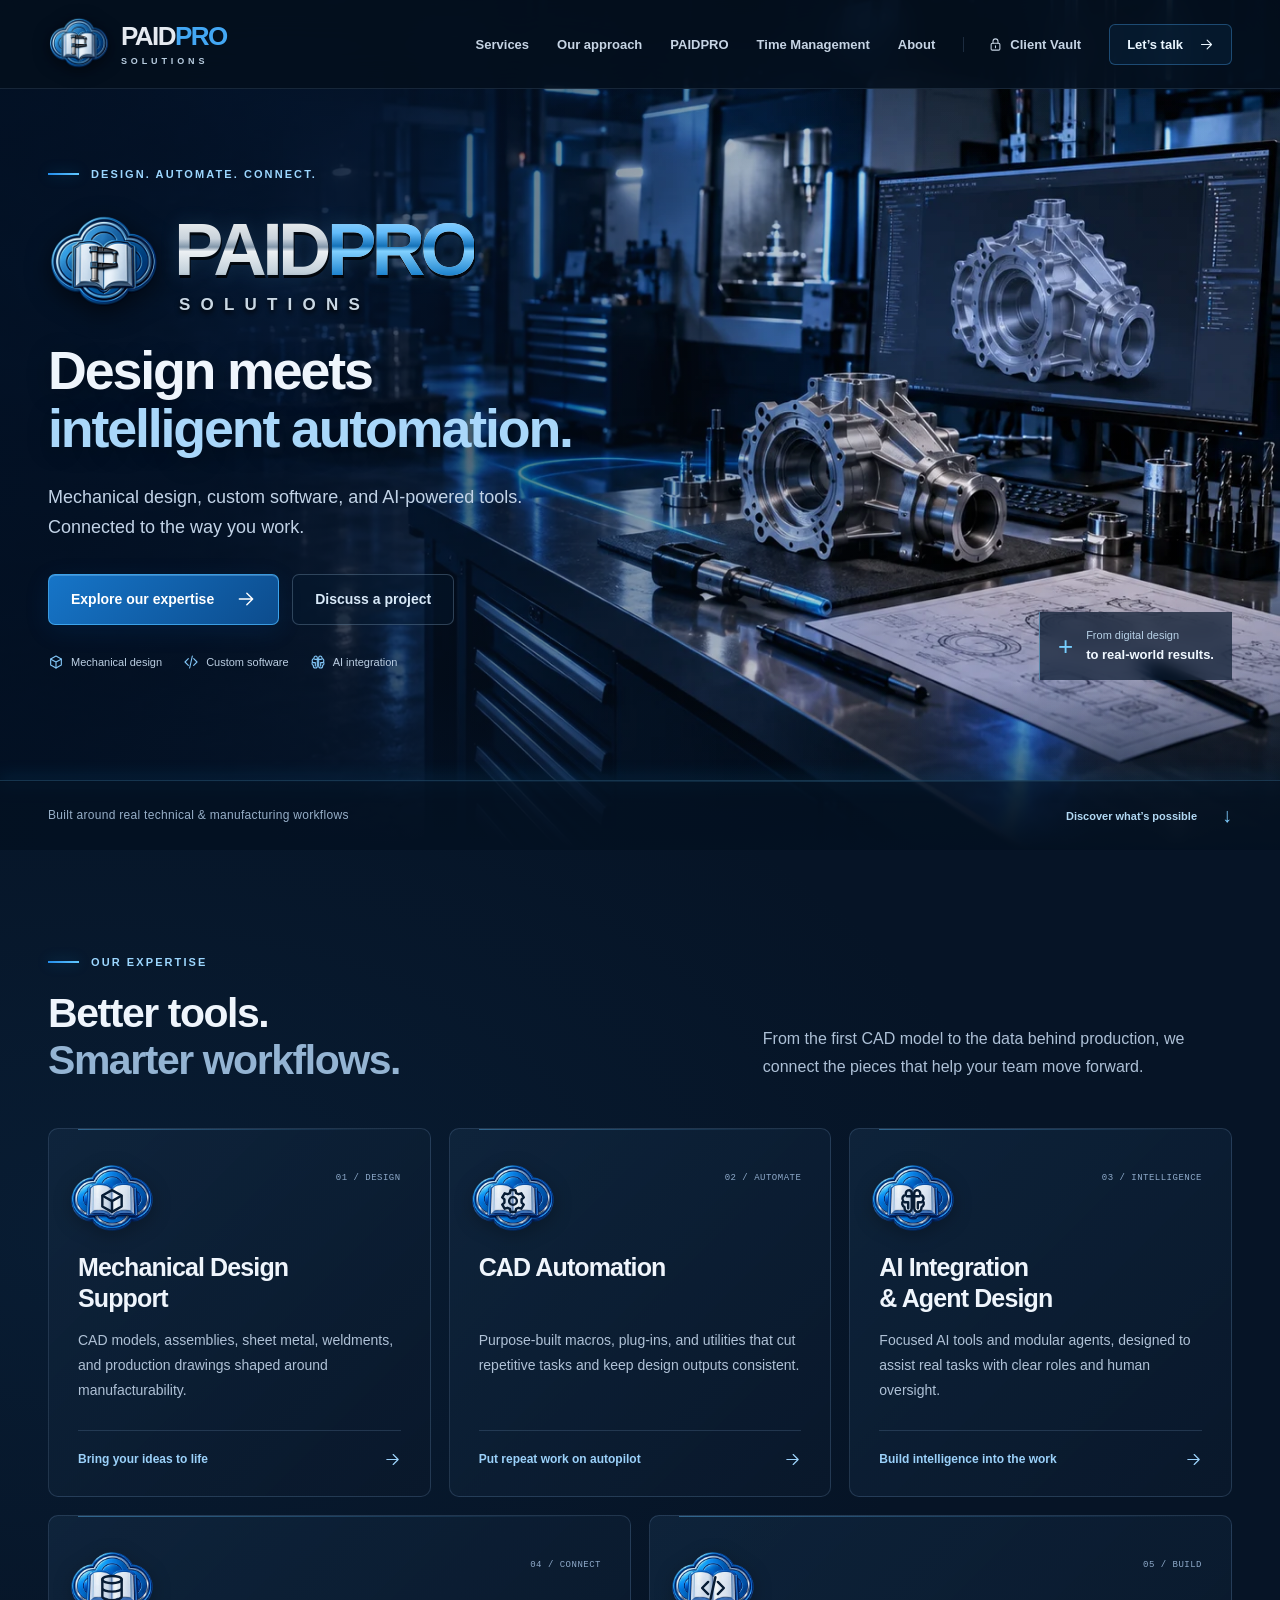
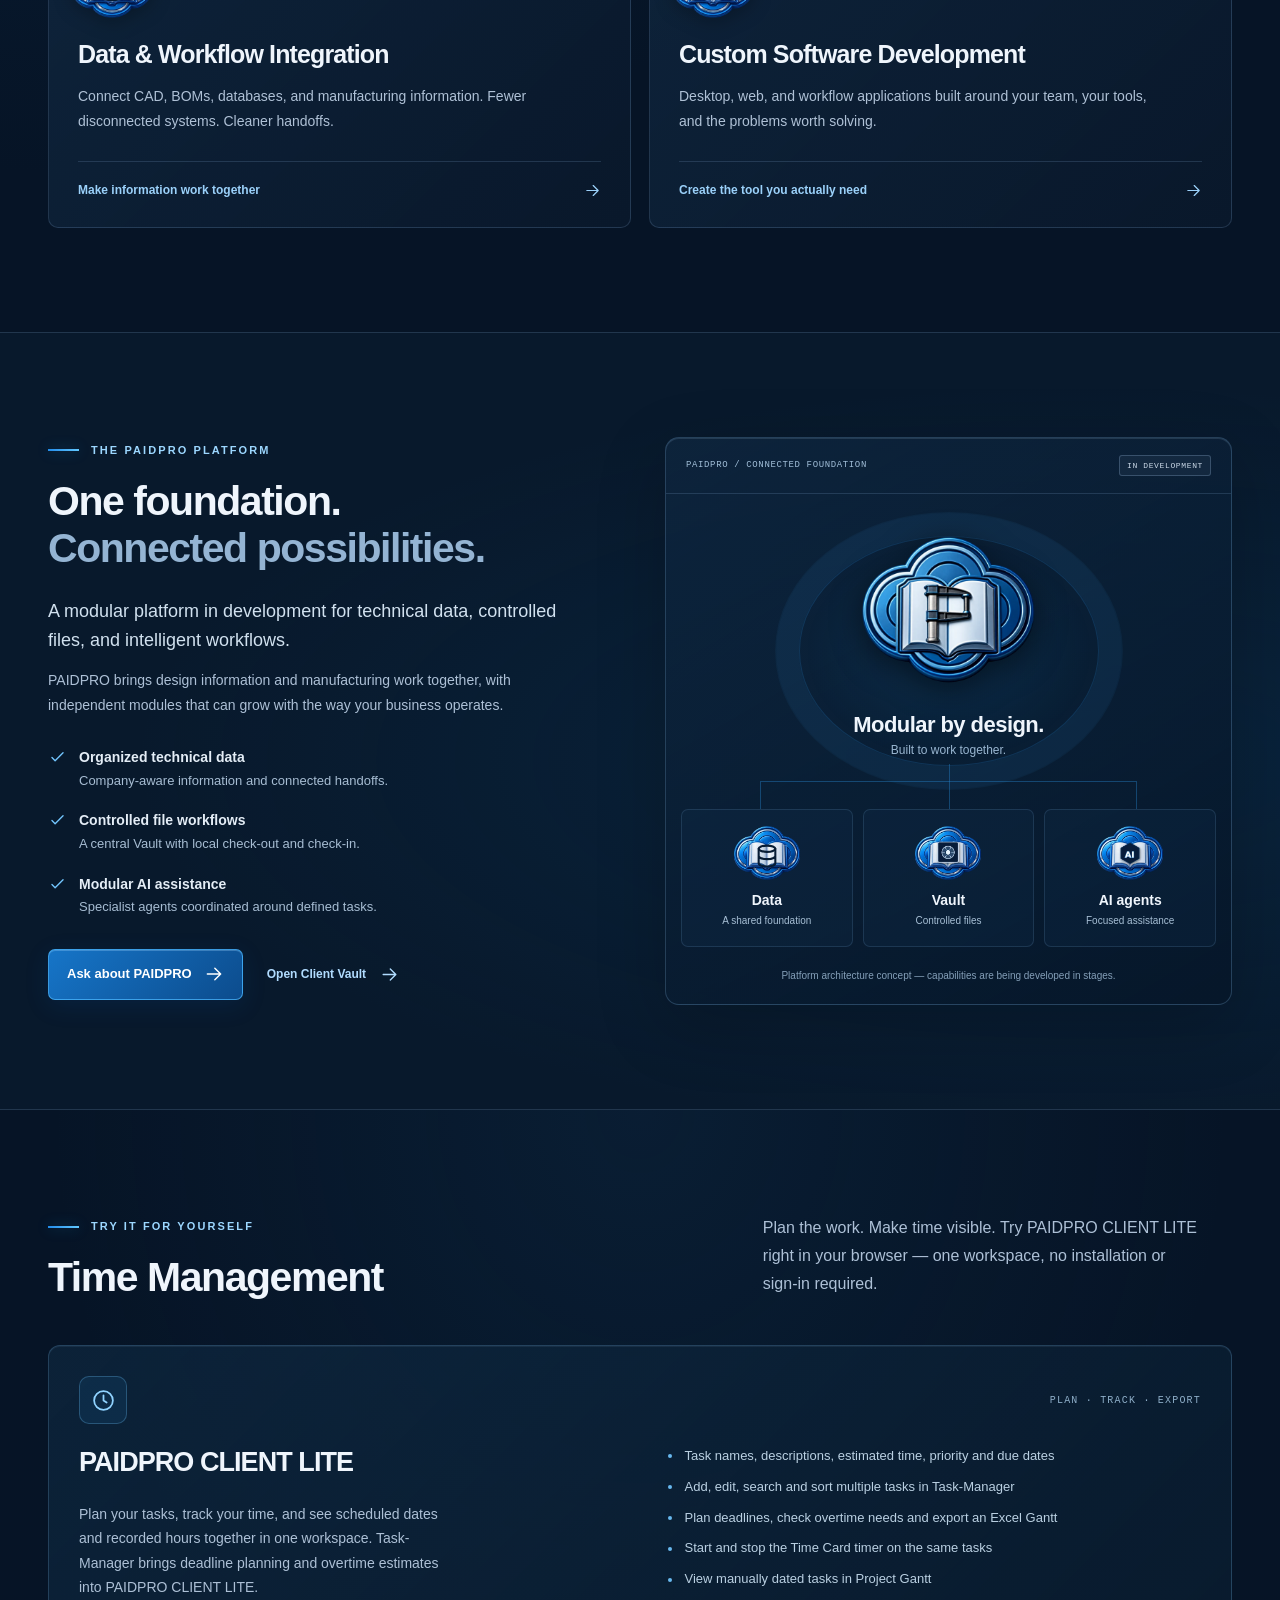
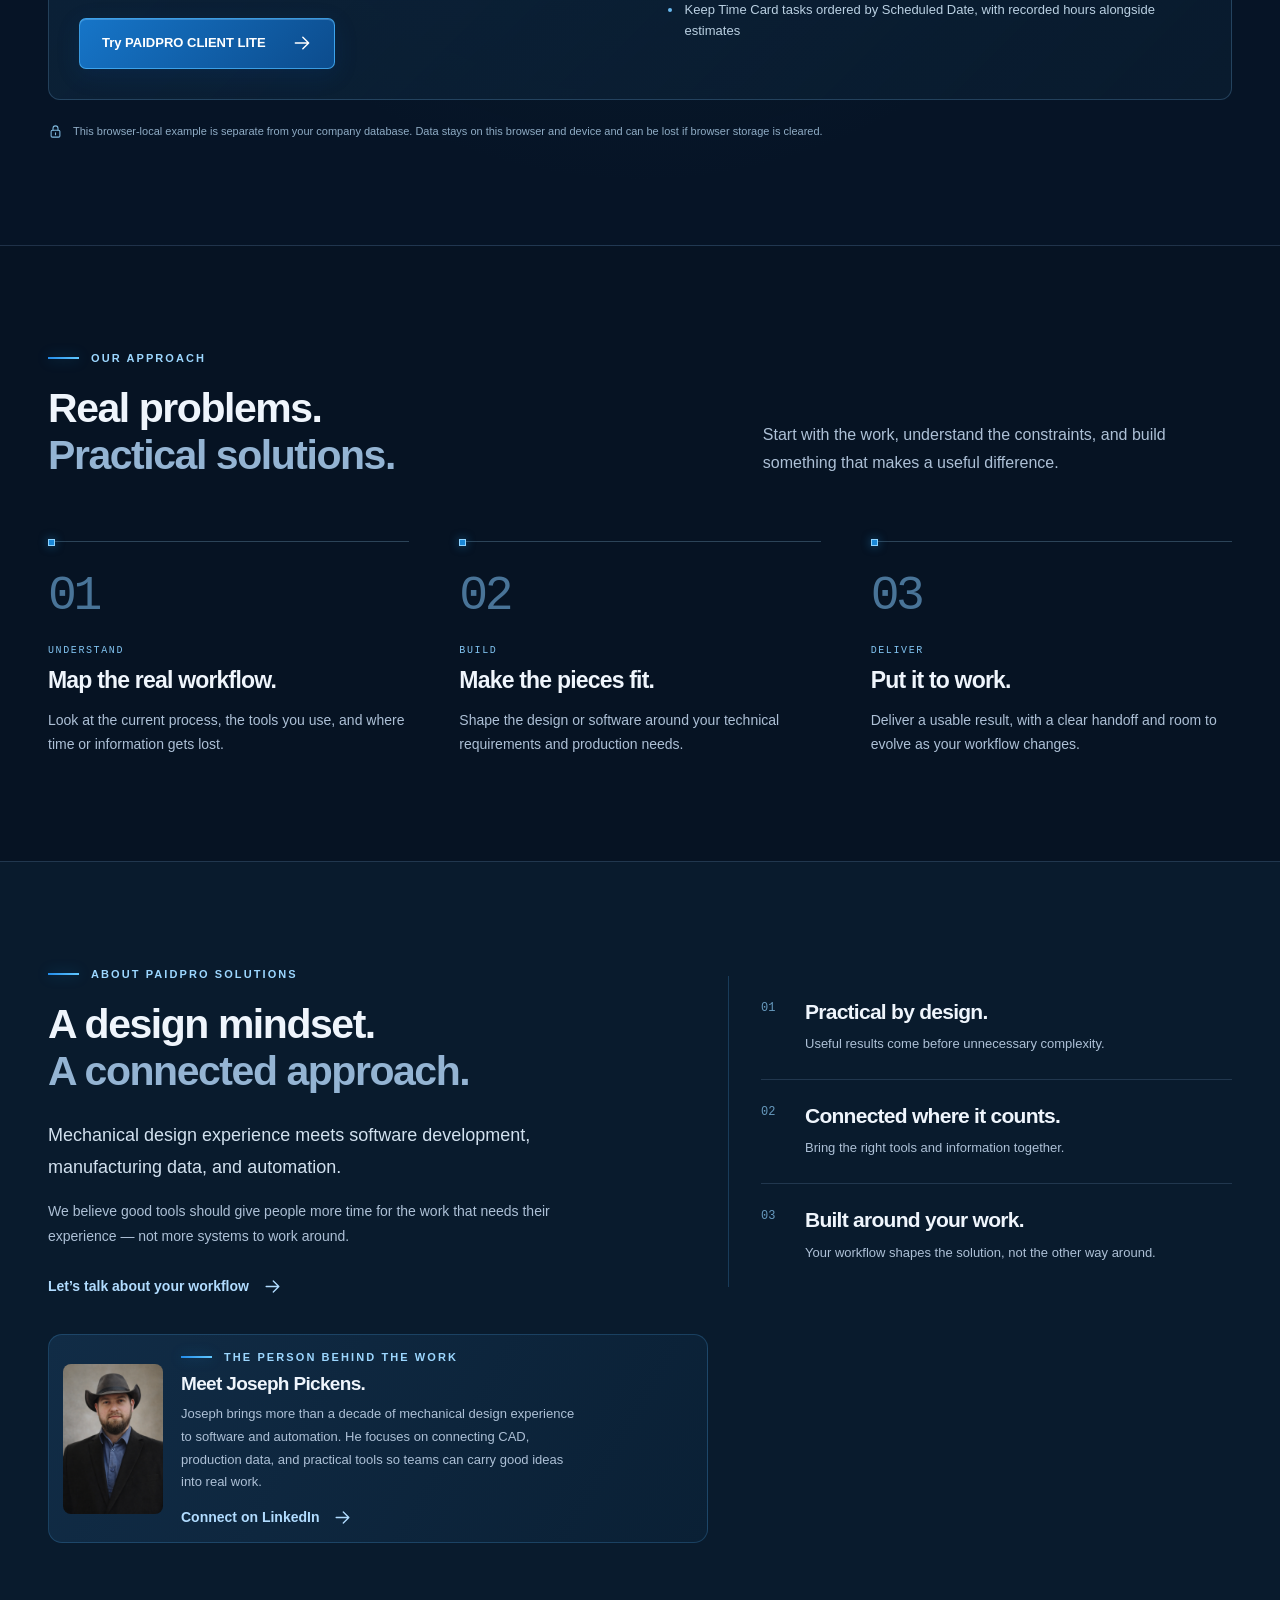
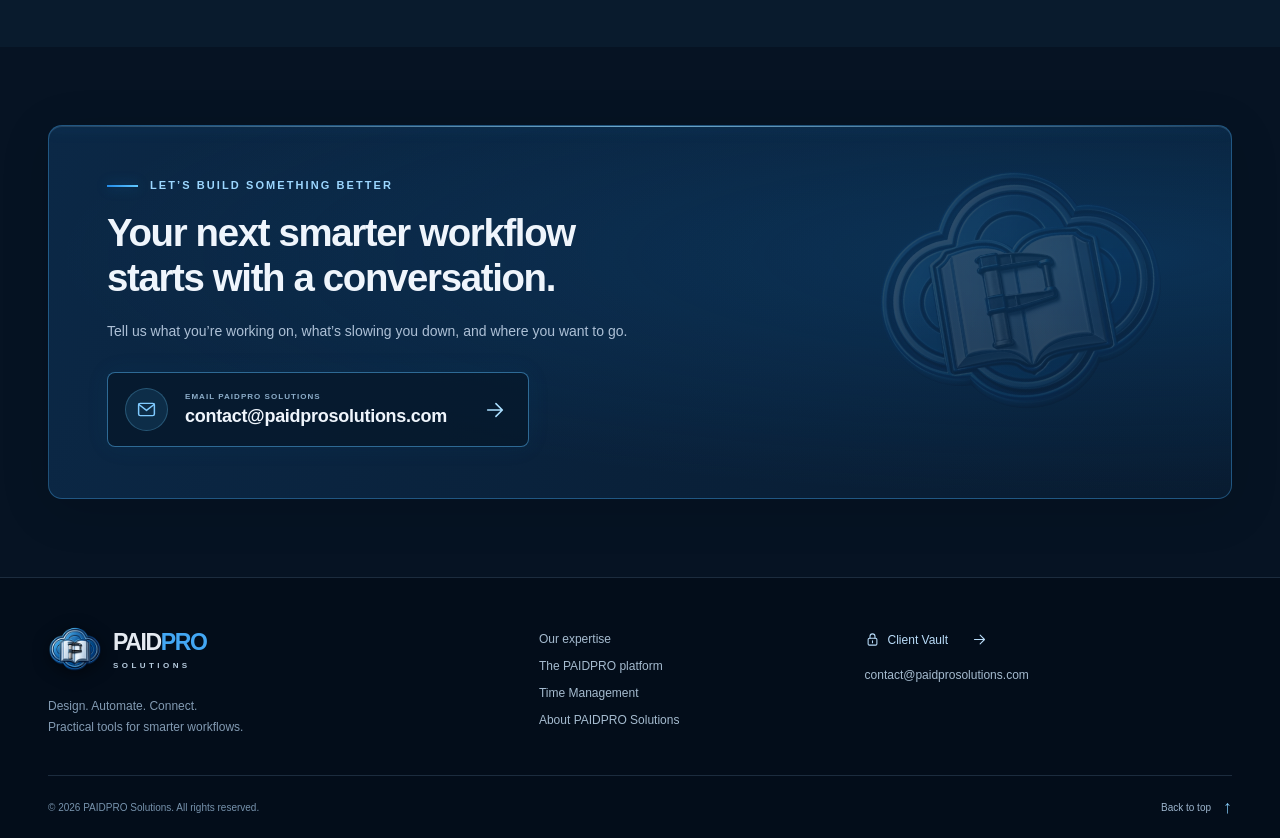
<file: index.html>
<!DOCTYPE html>
<html lang="en">
<head>
  <meta charset="UTF-8" />
  <meta name="viewport" content="width=device-width, initial-scale=1.0" />
  <meta name="description" content="PAIDPRO Solutions connects mechanical design support, CAD automation, AI integration, data workflows, and custom software. Practical tools for smarter manufacturing." />
  <meta name="theme-color" content="#061426" />
  <title>PAIDPRO Solutions | Design. Automate. Connect.</title>
  <link rel="icon" type="image/png" href="favicon.png" />
  <link rel="apple-touch-icon" href="apple-touch-icon.png" />
  <link rel="preload" href="images/industrial-workshop.webp" as="image" />
  <link rel="stylesheet" href="styles.css" />
  <noscript><style>@media (max-width: 1100px) { .site-header { position: relative; } .nav-wrap { flex-wrap: wrap; } .site-nav { position: static; display: flex; width: 100%; max-height: none; padding: 8px 0 20px; border: 0; box-shadow: none; } .menu-toggle { display: none; } .hero-inner { padding-top: 64px; } }</style></noscript>
</head>
<body>
  <svg class="icon-library" xmlns="http://www.w3.org/2000/svg" aria-hidden="true">
    <symbol id="icon-arrow" viewBox="0 0 24 24"><path d="M4 12h15M13 5l7 7-7 7" /></symbol>
    <symbol id="icon-cube" viewBox="0 0 24 24"><path d="m12 3 8 4.5v9L12 21l-8-4.5v-9L12 3Z" /><path d="m4.3 7.7 7.7 4.4 7.7-4.4M12 12v9" /></symbol>
    <symbol id="icon-gear" viewBox="0 0 24 24"><path d="m10 3-.6 2.5-2 .9-2.3-.8-2 3.4 1.8 1.7v2.6L3.1 15l2 3.4 2.3-.8 2 .9.6 2.5h4l.6-2.5 2-.9 2.3.8 2-3.4-1.8-1.7v-2.6l1.8-1.7-2-3.4-2.3.8-2-.9L14 3Z" /><circle cx="12" cy="12" r="3.2" /></symbol>
    <symbol id="icon-brain" viewBox="0 0 24 24"><path d="M9 3a3 3 0 0 0-3 3v1a3 3 0 0 0-2 5 3 3 0 0 0 1 5v1a3 3 0 0 0 6 0V6a3 3 0 0 0-2-3ZM15 3a3 3 0 0 1 3 3v1a3 3 0 0 1 2 5 3 3 0 0 1-1 5v1a3 3 0 0 1-6 0V6a3 3 0 0 1 2-3Z" /><path d="M7 8h4M5 13h3M8 13v5M17 8h-4M19 13h-3M16 13v5" /></symbol>
    <symbol id="icon-database" viewBox="0 0 24 24"><ellipse cx="12" cy="5" rx="8" ry="3" /><path d="M4 5v7c0 1.7 3.6 3 8 3s8-1.3 8-3V5M4 12v7c0 1.7 3.6 3 8 3s8-1.3 8-3v-7" /></symbol>
    <symbol id="icon-code" viewBox="0 0 24 24"><path d="m8 7-5 5 5 5M16 7l5 5-5 5M14 3l-4 18" /></symbol>
    <symbol id="icon-check" viewBox="0 0 24 24"><path d="m5 12 4 4L19 6" /></symbol>
    <symbol id="icon-tasks" viewBox="0 0 24 24"><rect x="4" y="3" width="16" height="19" rx="2" /><path d="m7 9 1.5 1.5L11 8M14 9h3M7 15h3M14 15h3" /></symbol>
    <symbol id="icon-clock" viewBox="0 0 24 24"><circle cx="12" cy="12" r="9" /><path d="M12 7v5l3 2" /></symbol>
    <symbol id="icon-lock" viewBox="0 0 24 24"><rect x="5" y="10" width="14" height="11" rx="2" /><path d="M8 10V7a4 4 0 0 1 8 0v3M12 14v3" /></symbol>
    <symbol id="icon-mail" viewBox="0 0 24 24"><rect x="3" y="5" width="18" height="14" rx="2" /><path d="m3 6 9 7 9-7" /></symbol>
    <symbol id="icon-menu" viewBox="0 0 24 24"><path d="M4 7h16M4 12h16M4 17h16" /></symbol>
    <symbol id="icon-close" viewBox="0 0 24 24"><path d="m6 6 12 12M18 6 6 18" /></symbol>
  </svg>

  <a class="skip-link" href="#main-content">Skip to content</a>

  <header class="site-header" data-header>
    <div class="container nav-wrap">
      <a class="brand" href="#home" aria-label="PAIDPRO Solutions home">
        <img class="brand-logo" src="images/paidpro-emblem.webp" alt="" width="68" height="68" />
        <span class="brand-name"><strong><span>PAID</span><span class="brand-blue">PRO</span></strong><span class="brand-subtitle">SOLUTIONS</span></span>
      </a>
      <button class="menu-toggle" type="button" aria-controls="primary-navigation" aria-expanded="false" aria-label="Open navigation">
        <svg class="menu-open-icon" aria-hidden="true"><use href="#icon-menu"></use></svg>
        <svg class="menu-close-icon" aria-hidden="true"><use href="#icon-close"></use></svg>
      </button>
      <nav class="site-nav" id="primary-navigation" aria-label="Primary navigation">
        <a href="#services">Services</a>
        <a href="#process">Our approach</a>
        <a href="#paidpro">PAIDPRO</a>
        <a href="#time-management">Time Management</a>
        <a href="#about">About</a>
        <a class="vault-link" href="https://portal.paidprosolutions.com"><svg aria-hidden="true"><use href="#icon-lock"></use></svg> Client Vault</a>
        <a class="nav-cta" href="#contact">Let’s talk <svg aria-hidden="true"><use href="#icon-arrow"></use></svg></a>
      </nav>
    </div>
  </header>

  <main id="main-content">
    <section id="home" class="hero" aria-labelledby="hero-title">
      <div class="hero-image" aria-hidden="true"></div>
      <div class="hero-overlay" aria-hidden="true"></div>
      <div class="container hero-inner">
        <div class="hero-copy">
          <p class="eyebrow"><span class="eyebrow-line"></span> Design. Automate. Connect.</p>
          <div class="hero-brand" aria-label="PAIDPRO Solutions">
            <img src="images/paidpro-emblem.webp" alt="" width="112" height="112" />
            <div class="hero-wordmark" aria-hidden="true"><span class="metal-text">PAID<span class="blue-metal">PRO</span></span><span class="solutions-word">SOLUTIONS</span></div>
          </div>
          <h1 id="hero-title">Design meets<br /><span>intelligent automation.</span></h1>
          <p class="hero-lead">Mechanical design, custom software, and AI-powered tools. Connected to the way you work.</p>
          <div class="hero-actions">
            <a class="button button-primary" href="#services">Explore our expertise <svg aria-hidden="true"><use href="#icon-arrow"></use></svg></a>
            <a class="button button-ghost" href="#contact">Discuss a project</a>
          </div>
          <div class="hero-specialties" aria-label="Core capabilities">
            <span><svg aria-hidden="true"><use href="#icon-cube"></use></svg> Mechanical design</span>
            <span><svg aria-hidden="true"><use href="#icon-code"></use></svg> Custom software</span>
            <span><svg aria-hidden="true"><use href="#icon-brain"></use></svg> AI integration</span>
          </div>
        </div>
        <div class="hero-image-caption"><span class="caption-cross" aria-hidden="true">+</span><span>From digital design<br /><strong>to real-world results.</strong></span></div>
      </div>
      <div class="hero-footer">
        <div class="container hero-footer-inner">
          <p>Built around real technical &amp; manufacturing workflows</p>
          <a href="#services">Discover what’s possible <span aria-hidden="true">↓</span></a>
        </div>
      </div>
    </section>

    <section id="services" class="section services-section" aria-labelledby="services-title">
      <div class="container">
        <div class="section-heading">
          <div><p class="eyebrow"><span class="eyebrow-line"></span> Our expertise</p><h2 id="services-title">Better tools.<br /><span class="muted-heading">Smarter workflows.</span></h2></div>
          <p>From the first CAD model to the data behind production, we connect the pieces that help your team move forward.</p>
        </div>
        <div class="service-grid">
          <article class="service-card">
            <div class="service-card-top"><div class="service-badge"><img src="images/paidpro-badge.webp" alt="" width="88" height="88" loading="lazy" /><svg aria-hidden="true"><use href="#icon-cube"></use></svg></div><span class="service-number">01 / DESIGN</span></div>
            <h3>Mechanical Design <br />Support</h3>
            <p>CAD models, assemblies, sheet metal, weldments, and production drawings shaped around manufacturability.</p>
            <a class="service-link" href="#contact" aria-label="Discuss mechanical design support">Bring your ideas to life <svg aria-hidden="true"><use href="#icon-arrow"></use></svg></a>
          </article>
          <article class="service-card">
            <div class="service-card-top"><div class="service-badge"><img src="images/paidpro-badge.webp" alt="" width="88" height="88" loading="lazy" /><svg aria-hidden="true"><use href="#icon-gear"></use></svg></div><span class="service-number">02 / AUTOMATE</span></div>
            <h3>CAD Automation</h3>
            <p>Purpose-built macros, plug-ins, and utilities that cut repetitive tasks and keep design outputs consistent.</p>
            <a class="service-link" href="#contact" aria-label="Discuss CAD automation">Put repeat work on autopilot <svg aria-hidden="true"><use href="#icon-arrow"></use></svg></a>
          </article>
          <article class="service-card">
            <div class="service-card-top"><div class="service-badge"><img src="images/paidpro-badge.webp" alt="" width="88" height="88" loading="lazy" /><svg aria-hidden="true"><use href="#icon-brain"></use></svg></div><span class="service-number">03 / INTELLIGENCE</span></div>
            <h3>AI Integration <br />&amp; Agent Design</h3>
            <p>Focused AI tools and modular agents, designed to assist real tasks with clear roles and human oversight.</p>
            <a class="service-link" href="#contact" aria-label="Discuss AI integration and agent design">Build intelligence into the work <svg aria-hidden="true"><use href="#icon-arrow"></use></svg></a>
          </article>
          <article class="service-card service-card-wide">
            <div class="service-card-top"><div class="service-badge"><img src="images/paidpro-badge.webp" alt="" width="88" height="88" loading="lazy" /><svg aria-hidden="true"><use href="#icon-database"></use></svg></div><span class="service-number">04 / CONNECT</span></div>
            <h3>Data &amp; Workflow Integration</h3>
            <p>Connect CAD, BOMs, databases, and manufacturing information. Fewer disconnected systems. Cleaner handoffs.</p>
            <a class="service-link" href="#contact" aria-label="Discuss data and workflow integration">Make information work together <svg aria-hidden="true"><use href="#icon-arrow"></use></svg></a>
          </article>
          <article class="service-card service-card-wide">
            <div class="service-card-top"><div class="service-badge"><img src="images/paidpro-badge.webp" alt="" width="88" height="88" loading="lazy" /><svg aria-hidden="true"><use href="#icon-code"></use></svg></div><span class="service-number">05 / BUILD</span></div>
            <h3>Custom Software Development</h3>
            <p>Desktop, web, and workflow applications built around your team, your tools, and the problems worth solving.</p>
            <a class="service-link" href="#contact" aria-label="Discuss custom software development">Create the tool you actually need <svg aria-hidden="true"><use href="#icon-arrow"></use></svg></a>
          </article>
        </div>
      </div>
    </section>

    <section id="paidpro" class="section platform-section" aria-labelledby="platform-title">
      <div class="container platform-grid">
        <div class="platform-copy">
          <p class="eyebrow"><span class="eyebrow-line"></span> The PAIDPRO platform</p>
          <h2 id="platform-title">One foundation.<br /><span class="muted-heading">Connected possibilities.</span></h2>
          <p class="platform-lead">A modular platform in development for technical data, controlled files, and intelligent workflows.</p>
          <p>PAIDPRO brings design information and manufacturing work together, with independent modules that can grow with the way your business operates.</p>
          <ul class="feature-list">
            <li><svg aria-hidden="true"><use href="#icon-check"></use></svg><span><strong>Organized technical data</strong>Company-aware information and connected handoffs.</span></li>
            <li><svg aria-hidden="true"><use href="#icon-check"></use></svg><span><strong>Controlled file workflows</strong>A central Vault with local check-out and check-in.</span></li>
            <li><svg aria-hidden="true"><use href="#icon-check"></use></svg><span><strong>Modular AI assistance</strong>Specialist agents coordinated around defined tasks.</span></li>
          </ul>
          <div class="platform-actions">
            <a class="button button-primary" href="#contact">Ask about PAIDPRO <svg aria-hidden="true"><use href="#icon-arrow"></use></svg></a>
            <a class="text-link" href="https://portal.paidprosolutions.com">Open Client Vault <svg aria-hidden="true"><use href="#icon-arrow"></use></svg></a>
          </div>
        </div>
        <div class="platform-architecture">
          <div class="architecture-heading"><span>PAIDPRO / CONNECTED FOUNDATION</span><span class="development-tag">IN DEVELOPMENT</span></div>
          <div class="architecture-core">
            <div class="core-orbit" aria-hidden="true"></div>
            <img src="images/paidpro-emblem.webp" alt="PAIDPRO cloud and book emblem" width="206" height="206" loading="lazy" />
            <strong>Modular by design.</strong>
            <span>Built to work together.</span>
          </div>
          <div class="architecture-links" aria-hidden="true"><i></i><i></i><i></i></div>
          <div class="architecture-modules">
            <div><div class="module-icon"><img src="images/paidpro-badge.webp" alt="" width="72" height="72" loading="lazy" /><svg aria-hidden="true"><use href="#icon-database"></use></svg></div><strong>Data</strong><span>A shared foundation</span></div>
            <div><img class="module-image" src="images/paidpro-vault.webp" alt="" width="72" height="72" loading="lazy" /><strong>Vault</strong><span>Controlled files</span></div>
            <div><img class="module-image" src="images/paidpro-agent.webp" alt="" width="72" height="72" loading="lazy" /><strong>AI agents</strong><span>Focused assistance</span></div>
          </div>
          <p class="architecture-note">Platform architecture concept — capabilities are being developed in stages.</p>
        </div>
      </div>
    </section>

    <section id="time-management" class="section time-management-section" aria-labelledby="time-management-title">
      <div class="container">
        <div class="section-heading">
          <div><p class="eyebrow"><span class="eyebrow-line"></span> Try it for yourself</p><h2 id="time-management-title">Time Management</h2></div>
          <p>Plan the work. Make time visible. Try PAIDPRO CLIENT LITE right in your browser — one workspace, no installation or sign-in required.</p>
        </div>
        <div class="time-tools">
          <article class="time-tool client-lite-tool" aria-labelledby="client-lite-title">
            <div class="time-tool-top"><div class="time-tool-icon"><svg aria-hidden="true"><use href="#icon-clock"></use></svg></div><span class="time-tool-label">PLAN · TRACK · EXPORT</span></div>
            <h3 id="client-lite-title">PAIDPRO CLIENT LITE</h3>
            <p>Plan your tasks, track your time, and see scheduled dates and recorded hours together in one workspace. Task-Manager brings deadline planning and overtime estimates into PAIDPRO CLIENT LITE.</p>
            <ul class="time-tool-features"><li>Task names, descriptions, estimated time, priority and due dates</li><li>Add, edit, search and sort multiple tasks in Task-Manager</li><li>Plan deadlines, check overtime needs and export an Excel Gantt</li><li>Start and stop the Time Card timer on the same tasks</li><li>View manually dated tasks in Project Gantt</li><li>Keep Time Card tasks ordered by Scheduled Date, with recorded hours alongside estimates</li></ul>
            <a class="button button-primary" href="lite-demo.html">Try PAIDPRO CLIENT LITE <svg aria-hidden="true"><use href="#icon-arrow"></use></svg></a>
          </article>
        </div>
        <p class="time-management-note"><svg aria-hidden="true"><use href="#icon-lock"></use></svg><span>This browser-local example is separate from your company database. Data stays on this browser and device and can be lost if browser storage is cleared.</span></p>
      </div>
    </section>

    <section id="process" class="section process-section" aria-labelledby="process-title">
      <div class="container">
        <div class="section-heading">
          <div><p class="eyebrow"><span class="eyebrow-line"></span> Our approach</p><h2 id="process-title">Real problems.<br /><span class="muted-heading">Practical solutions.</span></h2></div>
          <p>Start with the work, understand the constraints, and build something that makes a useful difference.</p>
        </div>
        <ol class="process-list">
          <li><span class="step-number">01</span><span class="step-label">UNDERSTAND</span><h3>Map the real workflow.</h3><p>Look at the current process, the tools you use, and where time or information gets lost.</p></li>
          <li><span class="step-number">02</span><span class="step-label">BUILD</span><h3>Make the pieces fit.</h3><p>Shape the design or software around your technical requirements and production needs.</p></li>
          <li><span class="step-number">03</span><span class="step-label">DELIVER</span><h3>Put it to work.</h3><p>Deliver a usable result, with a clear handoff and room to evolve as your workflow changes.</p></li>
        </ol>
      </div>
    </section>

    <section id="about" class="section about-section" aria-labelledby="about-title">
      <div class="container about-grid">
        <div>
          <p class="eyebrow"><span class="eyebrow-line"></span> About PAIDPRO Solutions</p>
          <h2 id="about-title">A design mindset.<br /><span class="muted-heading">A connected approach.</span></h2>
          <p class="about-lead">Mechanical design experience meets software development, manufacturing data, and automation.</p>
          <p>We believe good tools should give people more time for the work that needs their experience — not more systems to work around.</p>
          <a class="text-link" href="#contact">Let’s talk about your workflow <svg aria-hidden="true"><use href="#icon-arrow"></use></svg></a>
        </div>
        <div class="about-principles">
          <div><span>01</span><h3>Practical by design.</h3><p>Useful results come before unnecessary complexity.</p></div>
          <div><span>02</span><h3>Connected where it counts.</h3><p>Bring the right tools and information together.</p></div>
          <div><span>03</span><h3>Built around your work.</h3><p>Your workflow shapes the solution, not the other way around.</p></div>
        </div>
      </div>
      <div class="container">
        <div class="about-person">
          <img src="images/joseph-pickens.png" alt="Portrait of Joseph Pickens" width="1024" height="1536" loading="lazy" decoding="async" />
          <div class="about-person-copy">
            <p class="eyebrow"><span class="eyebrow-line"></span> The person behind the work</p>
            <h3>Meet Joseph Pickens.</h3>
            <p>Joseph brings more than a decade of mechanical design experience to software and automation. He focuses on connecting CAD, production data, and practical tools so teams can carry good ideas into real work.</p>
            <a class="text-link" href="https://www.linkedin.com/in/josephmpickens" target="_blank" rel="noopener noreferrer" aria-label="Connect with Joseph Pickens on LinkedIn (opens in a new tab)">Connect on LinkedIn <svg aria-hidden="true"><use href="#icon-arrow"></use></svg></a>
          </div>
        </div>
      </div>
    </section>

    <section id="contact" class="contact-section" aria-labelledby="contact-title">
      <div class="container">
        <div class="contact-card">
          <div class="contact-mark" aria-hidden="true"><img src="images/paidpro-emblem.webp" alt="" width="300" height="300" loading="lazy" /></div>
          <div class="contact-copy"><p class="eyebrow"><span class="eyebrow-line"></span> Let’s build something better</p><h2 id="contact-title">Your next smarter workflow<br />starts with a conversation.</h2><p>Tell us what you’re working on, what’s slowing you down, and where you want to go.</p></div>
          <a class="contact-action" href="mailto:contact@paidprosolutions.com"><span class="mail-symbol"><svg aria-hidden="true"><use href="#icon-mail"></use></svg></span><span><small>EMAIL PAIDPRO SOLUTIONS</small><strong>contact@paidprosolutions.com</strong></span><svg class="contact-arrow" aria-hidden="true"><use href="#icon-arrow"></use></svg></a>
        </div>
      </div>
    </section>
  </main>

  <footer class="site-footer">
    <div class="container footer-main">
      <div><a class="brand footer-brand" href="#home" aria-label="PAIDPRO Solutions — back to top"><img class="brand-logo" src="images/paidpro-emblem.webp" alt="" width="68" height="68" loading="lazy" /><span class="brand-name"><strong><span>PAID</span><span class="brand-blue">PRO</span></strong><span class="brand-subtitle">SOLUTIONS</span></span></a><p>Design. Automate. Connect.<br />Practical tools for smarter workflows.</p></div>
      <nav class="footer-nav" aria-label="Footer navigation"><a href="#services">Our expertise</a><a href="#paidpro">The PAIDPRO platform</a><a href="#time-management">Time Management</a><a href="#about">About PAIDPRO Solutions</a></nav>
      <div class="footer-contact"><a href="https://portal.paidprosolutions.com"><svg aria-hidden="true"><use href="#icon-lock"></use></svg> Client Vault <svg aria-hidden="true"><use href="#icon-arrow"></use></svg></a><a href="mailto:contact@paidprosolutions.com">contact@paidprosolutions.com</a></div>
    </div>
    <div class="container footer-bottom"><span>&copy; <span id="year">2026</span> PAIDPRO Solutions. All rights reserved.</span><a href="#home">Back to top <span aria-hidden="true">↑</span></a></div>
  </footer>
  <script src="script.js"></script>
</body>
</html>
</file>
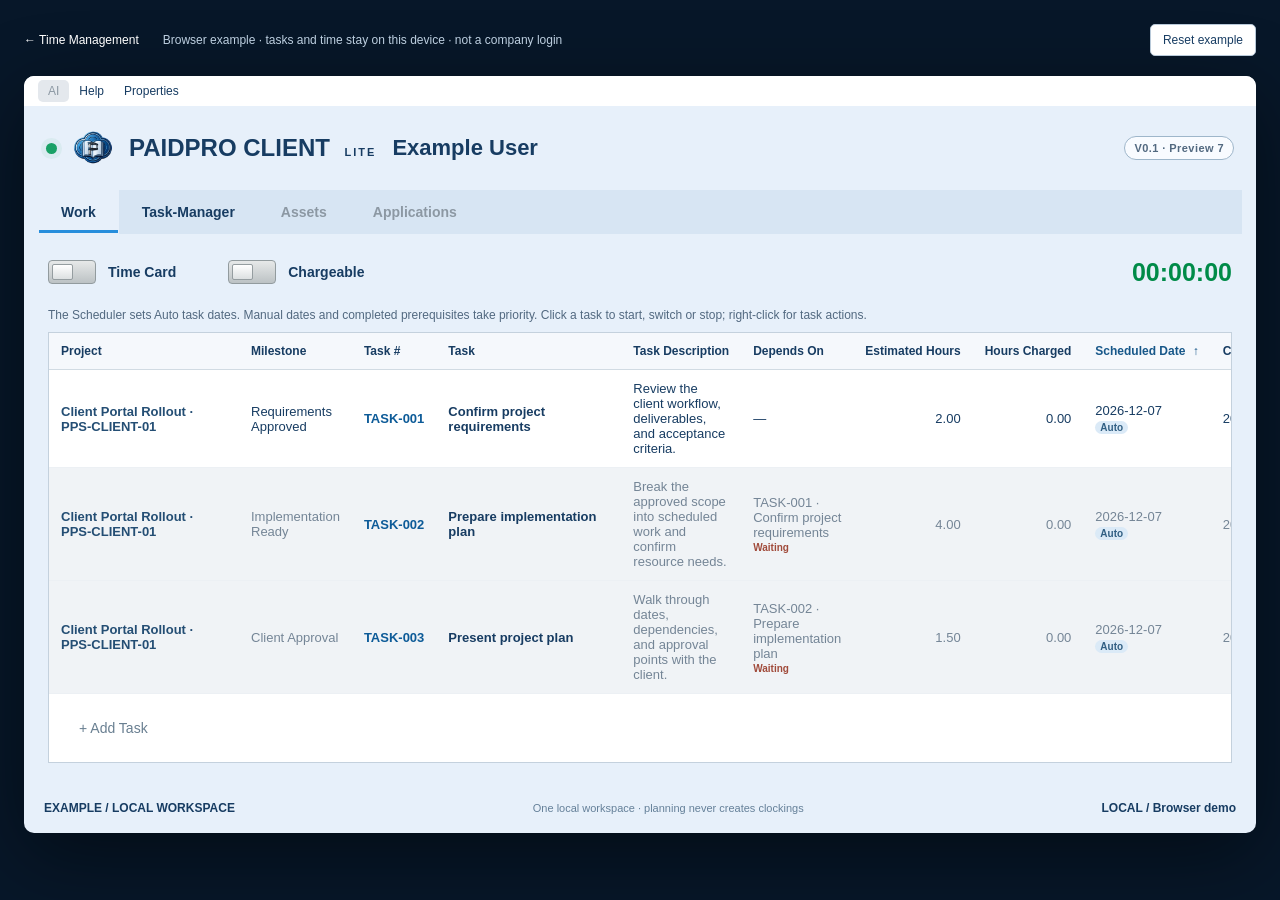
<file: lite-demo.html>
<!doctype html>
<html lang="en"><head><meta charset="utf-8"><meta name="viewport" content="width=device-width, initial-scale=1"><meta name="description" content="Try PAIDPRO CLIENT LITE: Time Card, dependency-aware Project Gantt planning, and Excel export in one browser workspace."><meta name="application-version" content="0.1.0-preview.7"><title>PAIDPRO CLIENT LITE | PAIDPRO Solutions</title><link rel="icon" href="favicon.png"><link rel="stylesheet" href="lite-demo.css?v=0.1.0-preview.7"><script src="lite-store.js?v=0.1.0-preview.7" defer></script><script src="task-scheduler.js?v=0.1.0-preview.7" defer></script><script src="gantt-hours.js?v=0.1.0-preview.7" defer></script><script src="lite-demo.js?v=0.1.0-preview.7" defer></script></head>
<body>
<aside class="demo-note"><a href="index.html#time-management">← Time Management</a><span>Browser example · tasks and time stay on this device · not a company login</span><button id="reset">Reset example</button></aside>
<p id="workspace-warning" role="alert" hidden></p>
<main class="client">
<nav class="menu"><button disabled title="AI agents require full PAIDPRO">AI</button><button id="help">Help</button><button id="properties">Properties</button></nav>
<header><span class="signal" title="Demo ready. Local browser storage only. Server, agents, voice and assets are unavailable in Lite."></span><img src="images/paidpro-emblem.webp" alt="PAIDPRO"><h1>PAIDPRO CLIENT <small>LITE</small></h1><strong>Example User</strong><span class="app-version" data-release="0.1.0-preview.7" aria-label="Client Lite version 0.1, preview 7">V0.1 · Preview 7</span></header>
<div class="tabs" role="tablist" aria-label="PAIDPRO CLIENT LITE modules"><button class="active" data-tab="work" id="work-tab" role="tab" aria-selected="true" aria-controls="work">Work</button><button data-tab="task-manager" id="task-manager-tab" role="tab" aria-selected="false" aria-controls="task-manager">Task-Manager</button><button disabled title="Connected assets require full PAIDPRO">Assets</button><button disabled title="Application agents require full PAIDPRO">Applications</button></div>
<section id="work"><div class="controls"><button class="toggle" id="mode" role="switch" aria-checked="false" aria-label="Switch between Time Card and Project Gantt"><span></span></button><b id="mode-label">Time Card</b><div id="charge-control"><button class="toggle" id="charge" role="switch" aria-checked="false" aria-label="Show non-chargeable time"><span></span></button><b id="charge-label">Chargeable</b></div><output id="timer">00:00:00</output></div>
<p class="hint" id="work-hint">The Scheduler sets Auto task dates. Manual dates and completed prerequisites take priority. Click a task to start, switch or stop; right-click for task actions.</p>
<div id="card" class="table-wrap"><table aria-label="Time Card"><thead><tr><th scope="col">Project</th><th scope="col">Milestone</th><th scope="col">Task #</th><th scope="col">Task</th><th scope="col">Task Description</th><th scope="col">Depends On</th><th scope="col" class="num">Estimated Hours</th><th scope="col" class="num">Hours Charged</th><th scope="col" aria-sort="ascending" title="Earliest effective scheduled date first">Scheduled Date <span aria-hidden="true">↑</span></th><th scope="col">Complete By</th></tr></thead><tbody id="tasks"></tbody></table><button class="blank-add" id="add">+ Add Task</button></div>
<div id="gantt-paging" hidden><button id="gantt-previous" aria-label="Previous 28 days">←</button><span id="gantt-range"></span><button id="gantt-next" aria-label="Next 28 days">→</button><button id="gantt-today">Today</button></div>
<div id="gantt" class="table-wrap" hidden><table id="chart" aria-label="Project Gantt: sequential task schedule"></table></div></section>
<section id="task-manager" role="tabpanel" aria-labelledby="task-manager-tab" hidden><iframe id="task-manager-module" data-src="task-manager.html?embedded=1&amp;v=0.1.0-preview.7" title="Task-Manager: tasks, scheduling, overtime and Excel Gantt export"></iframe></section>
<footer><button id="company">EXAMPLE / LOCAL WORKSPACE</button><span>One local workspace · planning never creates clockings</span><button id="database">LOCAL / Browser demo</button></footer>
</main>
<dialog id="editor"><form id="task-form"><h2 id="editor-title">Add Task</h2><p class="task-number-preview">Task number <output id="task-number">TASK-001</output></p><label>Project code<input id="project-code" required maxlength="60" list="project-options"></label><datalist id="project-options"></datalist><label>Project name<input id="project-name" required maxlength="150"></label><label>Milestone<input id="milestone" required maxlength="150" list="milestone-options"></label><datalist id="milestone-options"></datalist><label>Task name<input id="task-name" required maxlength="150" placeholder="Describe the work clearly"></label><label>Description<input id="description" maxlength="2000"></label><label>Estimated hours<input id="estimate" type="number" min="0.01" max="100000" step="0.01" required></label><label>Priority<select id="priority"><option value="low">Low</option><option value="normal">Normal</option><option value="high">High</option><option value="urgent">Urgent</option></select></label><label>Depends on task<select id="depends-on"><option value="">No dependency</option></select></label><div class="schedule-mode"><button type="button" class="toggle" id="schedule-mode" role="switch" aria-checked="true" aria-describedby="schedule-mode-note"><span></span></button><b id="schedule-mode-label">Auto Schedule</b><small id="schedule-mode-note">The Scheduler assigns this date and moves the task around manual work and prerequisites.</small></div><div class="dates"><label>Scheduled Date<input id="start" type="date" disabled></label><label>Complete by<input id="due" type="date" required></label></div><p>Resource: Example User · single Lite owner</p><div class="dialog-actions"><button type="button" id="cancel">Cancel</button><button type="submit">Save Task</button></div></form></dialog>
<div id="context" role="menu" hidden><button data-action="add">Add Task</button><button data-action="edit">Edit Task Properties</button><button data-action="stop">Stop Timer</button><button data-action="complete">Complete Task</button><button class="danger-action" data-action="delete">Delete Task</button></div>
<div id="toast" role="status" aria-live="polite"></div>
</body></html>
</file>
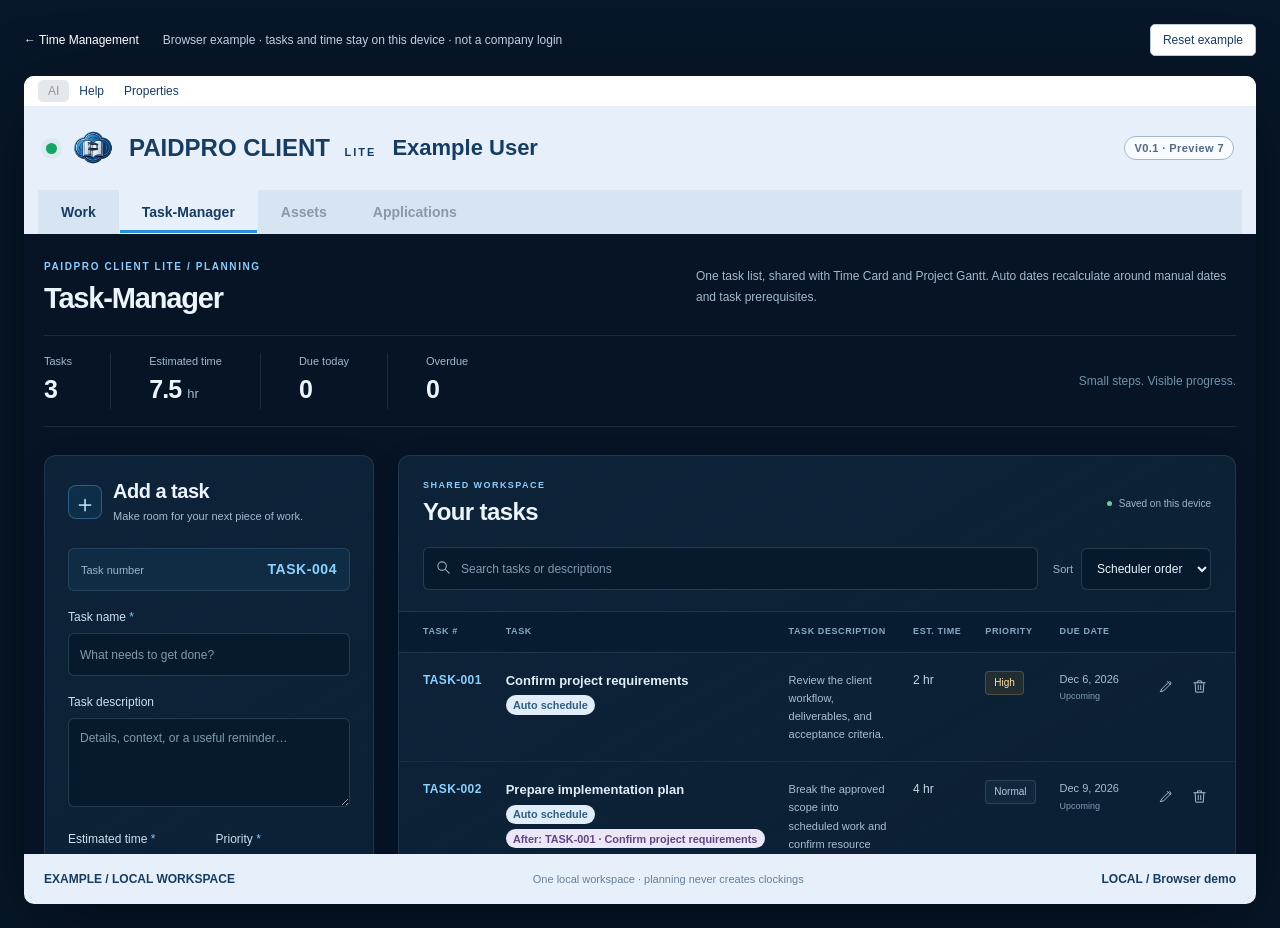
<file: task-manager.html>
<!doctype html>
<html lang="en">
<head>
  <meta charset="utf-8">
  <meta name="viewport" content="width=device-width, initial-scale=1">
  <meta name="description" content="Plan multiple tasks against deadlines and working hours. See required overtime and export your PAIDPRO Gantt schedule to Excel.">
  <meta name="theme-color" content="#061426">
  <title>Task-Manager | PAIDPRO CLIENT LITE</title>
  <link rel="icon" href="favicon.png">
  <link rel="stylesheet" href="task-manager.css?v=0.1.0-preview.7">
  <script src="lite-module.js" defer></script>
  <script src="task-scheduler.js?v=0.1.0-preview.7" defer></script>
  <script src="task-export.js?v=matrix-20261013" defer></script>
  <script src="task-manager.js?v=0.1.0-preview.7" defer></script>
</head>
<body>
  <a class="skip-link" href="#main">Skip to Task Manager</a>
  <header class="site-bar">
    <div class="shell bar-inner">
      <a class="brand" href="index.html" aria-label="PAIDPRO Solutions home">
        <img src="images/paidpro-emblem.webp" width="54" height="54" alt="">
        <span><strong>PAID<span>PRO</span></strong><small>SOLUTIONS</small></span>
      </a>
      <nav aria-label="Demo navigation"><a href="lite-demo.html">Client Lite demo</a><a href="index.html#time-management">Time Management <span aria-hidden="true">↗</span></a></nav>
    </div>
  </header>
  <main class="shell" id="main">
    <div class="module-heading"><div><p class="eyebrow">PAIDPRO CLIENT LITE / PLANNING</p><h1>Task-Manager</h1></div><p>One task list, shared with Time Card and Project Gantt. Auto dates recalculate around manual dates and task prerequisites.</p></div>
    <section class="intro" aria-labelledby="page-title">
      <div>
        <p class="eyebrow">PAIDPRO / INTERACTIVE DEMO</p>
        <h1 id="page-title">A little structure.<br><span>A clearer day.</span></h1>
        <p class="intro-copy">Add your tasks. Set your working hours. See a deadline-driven schedule, whether overtime is needed, and a Gantt you can take into Excel.</p>
      </div>
      <div class="privacy-note">
        <svg viewBox="0 0 24 24" aria-hidden="true"><rect x="5" y="10" width="14" height="11" rx="2"/><path d="M8 10V7a4 4 0 0 1 8 0v3M12 14v3"/></svg>
        <div><strong>Your browser. Your task list.</strong><p>No sign-in. Tasks stay on this browser and device, not in the PAIDPRO company database. Avoid confidential information on a shared computer.</p></div>
      </div>
    </section>
    <div class="summary" aria-label="Task list summary">
      <div><span>Tasks</span><strong id="task-count">0</strong></div>
      <div><span>Estimated time</span><strong id="total-hours">0 <small>hr</small></strong></div>
      <div><span>Due today</span><strong id="due-today">0</strong></div>
      <div><span>Overdue</span><strong id="overdue-count">0</strong></div>
      <span class="summary-caption">Small steps. Visible progress.</span>
    </div>
    <p id="storage-warning" class="storage-warning" role="alert" hidden></p>
    <div class="workspace">
      <section class="panel editor" aria-labelledby="form-heading">
        <div class="panel-heading"><span class="heading-icon" aria-hidden="true">＋</span><div><h2 id="form-heading">Add a task</h2><p id="form-caption">Make room for your next piece of work.</p></div></div>
        <form id="task-form">
          <p class="task-number-preview">Task number <output id="task-number">TASK-001</output></p>
          <label for="task-name">Task name <span aria-hidden="true">*</span></label>
          <input id="task-name" name="task" required maxlength="150" placeholder="What needs to get done?" autocomplete="off">
          <label for="task-description">Task description</label>
          <textarea id="task-description" name="description" rows="3" maxlength="2000" placeholder="Details, context, or a useful reminder…"></textarea>
          <div class="field-pair">
            <div><label for="task-hours">Estimated time <span aria-hidden="true">*</span></label><div class="hours-field"><input id="task-hours" name="hours" type="number" min="0.01" max="100000" step="0.01" required placeholder="1.5" aria-describedby="hours-hint"><span aria-hidden="true">hr</span></div></div>
            <div><label for="task-priority">Priority <span aria-hidden="true">*</span></label><select id="task-priority" name="priority"><option value="low">Low</option><option value="normal" selected>Normal</option><option value="high">High</option><option value="urgent">Urgent</option></select></div>
          </div>
          <p class="field-hint" id="hours-hint">Use decimal hours: 0.5 hr = 30 minutes.</p>
          <label for="task-due">Due date <span aria-hidden="true">*</span></label>
          <input id="task-due" name="due" type="date" required min="1900-01-01" max="9999-12-31">
          <label for="task-dependency">Depends on task</label>
          <select id="task-dependency" name="dependency"><option value="">No dependency</option></select>
          <p class="field-hint">The selected prerequisite must be completed before this task can start.</p>
          <p id="form-error" class="form-error" role="alert" hidden></p>
          <div class="form-actions"><button type="submit" class="button primary" id="save-task"><span id="save-label">Add task</span><span aria-hidden="true">＋</span></button><button type="button" class="button subtle" id="cancel-edit" hidden>Cancel edit</button></div>
        </form>
        <p class="editor-note">New tasks use Auto Schedule. Estimates are total task hours; the planner subtracts Time Card entries and recalculates remaining work. New tasks appear in Work under PERSONAL / General, where Auto can be changed to Manual.</p>
      </section>
      <section class="panel task-panel" aria-labelledby="list-heading">
        <div class="list-heading"><div><p class="eyebrow">SHARED WORKSPACE</p><h2 id="list-heading">Your tasks</h2></div><span class="local-badge"><i aria-hidden="true"></i><span id="save-state">Saved on this device</span></span></div>
        <div class="list-tools">
          <div class="search-field"><svg viewBox="0 0 24 24" aria-hidden="true"><circle cx="10" cy="10" r="6"/><path d="m15 15 5 5"/></svg><label class="sr-only" for="search-tasks">Search tasks</label><input type="search" id="search-tasks" placeholder="Search tasks or descriptions" maxlength="200" autocomplete="off"></div>
          <label class="sort-label" for="sort-tasks">Sort <select id="sort-tasks"><option value="schedule">Scheduler order</option><option value="due">Due date</option><option value="priority">Priority</option><option value="newest">Newest first</option><option value="name">Task name</option></select></label>
        </div>
        <div class="table-wrap" id="task-list">
          <table id="task-table" hidden>
            <caption class="sr-only">Your tasks, descriptions, estimated time, priority and due date</caption>
            <thead><tr><th scope="col">Task #</th><th scope="col">Task</th><th scope="col">Task description</th><th scope="col">Est. time</th><th scope="col">Priority</th><th scope="col">Due date</th><th scope="col"><span class="sr-only">Actions</span></th></tr></thead>
            <tbody id="task-rows"></tbody>
          </table>
          <div class="empty-state" id="empty-state">
            <svg viewBox="0 0 64 64" aria-hidden="true"><rect x="14" y="10" width="36" height="46" rx="5"/><path d="M24 7h16v8H24zM23 28l3 3 5-6M35 28h7M23 42l3 3 5-6M35 42h7"/></svg>
            <h3 id="empty-heading">Your next task starts here.</h3>
            <p id="empty-copy">Add a task on the left. A little clarity goes a long way.</p>
            <button type="button" class="text-button" id="clear-search" hidden>Clear search</button>
          </div>
        </div>
        <div class="list-footer"><span id="list-count">0 tasks</span><span>Edit any task to update its details.</span></div>
      </section>
    </div>
    <section class="panel planner" aria-labelledby="planner-heading">
      <div class="planner-heading"><div><p class="eyebrow">DEADLINES × CAPACITY</p><h2 id="planner-heading">Can the work fit?</h2></div><button class="button primary" id="export-excel" type="button" disabled>Export Excel Gantt <span aria-hidden="true">↓</span></button></div>
      <form id="calendar-form" class="calendar-form">
        <div><label for="plan-start">Plan from</label><input type="date" id="plan-start" required min="1900-01-01" max="9998-01-01"></div>
        <div><label for="regular-hours">Normal hours / day</label><input type="number" id="regular-hours" value="8" min="0.01" max="24" step="0.01" required></div>
        <div><label for="overtime-hours">Max extra hours / day</label><input type="number" id="overtime-hours" value="2" min="0" max="24" step="0.01" required></div>
        <fieldset class="working-days"><legend>Working days</legend><label><input type="checkbox" value="1" checked>Mon</label><label><input type="checkbox" value="2" checked>Tue</label><label><input type="checkbox" value="3" checked>Wed</label><label><input type="checkbox" value="4" checked>Thu</label><label><input type="checkbox" value="5" checked>Fri</label><label><input type="checkbox" value="6">Sat</label><label><input type="checkbox" value="0">Sun</label></fieldset>
        <div class="days-off"><label for="days-off">Days off (optional)</label><input type="text" id="days-off" maxlength="2500" placeholder="2026-12-25, 2027-01-01" aria-describedby="days-off-hint"><span id="days-off-hint">Separate YYYY-MM-DD dates with commas.</span></div>
        <p id="calendar-error" class="form-error" role="alert" hidden></p>
      </form>
      <div class="plan-outcome" id="plan-outcome" role="status" aria-live="polite"><strong id="plan-verdict">Add tasks to see your schedule.</strong><p id="plan-explanation"></p></div>
      <div class="plan-metrics"><div><span>Estimated extra hours needed</span><strong id="required-overtime">—</strong></div><div><span>Overtime in this plan</span><strong id="planned-overtime">—</strong></div><div><span>Missed / at-risk deadlines</span><strong id="late-tasks">—</strong></div></div>
      <p class="planner-note">One person with task prerequisites. A dependent task waits until its selected prerequisite is planned to finish. Manual tasks take priority on their requested date, and Auto tasks pause or move to accommodate them. A running Time Card task stays first. Extra hours are added within your daily limit. Past deadlines are flagged, never backdated. Extra-hours estimates apply to this matrix plan; they are not a global optimum or overtime authorization.</p>
      <details class="planner-note"><summary>Decision matrix</summary><p>When a task finishes, available tasks receive a score. The highest score goes next. Working days left is counted through the due date, with a minimum of one.</p><table><thead><tr><th>Factor</th><th>Contribution to score</th></tr></thead><tbody><tr><td>Deadline proximity</td><td>1,000,000 ÷ working days left</td></tr><tr><td>Priority</td><td>Urgent 2,000 · High 1,000 · Normal 500 · Low 0</td></tr><tr><td>Remaining work</td><td>(Remaining hours ÷ working days left) × 10</td></tr></tbody></table><p>A running task keeps its place until its remaining estimate is finished. Scores choose the next task; they do not divide daily hours between tasks.</p></details>
      <div id="schedule-results" hidden>
        <div class="gantt-toolbar"><div><h3>Your working plan</h3><p><span class="legend-dot regular-dot"></span>Normal hours <span class="legend-dot overtime-dot"></span>Includes overtime <span class="legend-dot late-dot"></span>Late work <span class="legend-line created-date-line"></span>Task created date <span class="legend-line complete-date-line"></span>Complete-by date</p></div><div class="gantt-paging"><button type="button" class="button subtle" id="previous-days" aria-label="Previous 28 days">←</button><span id="date-range"></span><button type="button" class="button subtle" id="next-days" aria-label="Next 28 days">→</button></div></div>
        <div class="gantt-scroll" tabindex="0" aria-label="Task Gantt, scroll horizontally for daily dates"><table class="schedule-table" id="schedule-table"><caption class="sr-only">Scheduled task dates, daily hours and normal/overtime capacity</caption><thead id="schedule-head"></thead><tbody id="schedule-rows"></tbody><tfoot id="schedule-totals"></tfoot></table></div>
        <p class="planner-note" id="schedule-limit"></p>
      </div>
      <p class="export-note">Excel export gives you a calendar-style worksheet: task details on the left, dated Gantt columns on the right, plus daily capacity and overtime. It contains your entire plan, not just the visible 28 days. Exported dates are a snapshot; edit tasks here to reschedule.</p>
    </section>
    <footer class="page-footer"><span>PAIDPRO Solutions · Design. Automate. Connect.</span><a href="index.html#contact">Explore what PAIDPRO can do for your team <span aria-hidden="true">↗</span></a></footer>
  </main>
  <dialog id="delete-dialog" aria-labelledby="delete-heading" aria-describedby="delete-copy">
    <form method="dialog"><h2 id="delete-heading">Remove this task?</h2><p id="delete-copy"></p><p class="delete-note">This removes the task from the active lists. Its recorded time and existing Work Ticket history remain saved. Stop its timer before removing it.</p><div class="dialog-actions"><button class="button subtle" value="cancel" autofocus>Keep task</button><button class="button danger" id="confirm-delete" value="delete">Remove task</button></div></form>
  </dialog>
  <p class="toast" id="toast" role="status" aria-live="polite" aria-atomic="true"></p>
  <noscript><p class="noscript">Please enable JavaScript to use the Task Manager demo. No tasks have been saved.</p></noscript>
</body>
</html>
</file>
<file: styles.css>
:root {
  color-scheme: dark;
  --navy: #061426;
  --navy-deep: #030c18;
  --panel: #0b1c31;
  --blue: #238cea;
  --cyan: #61c8ff;
  --text: #eff5fc;
  --muted: #adc0d6;
  --line: rgba(143, 184, 226, .18);
  --font: "Segoe UI", Arial, sans-serif;
}
* { box-sizing: border-box; }
html { scroll-behavior: smooth; scroll-padding-top: 104px; }
body { margin: 0; background: var(--navy-deep); color: var(--text); font-family: var(--font); -webkit-font-smoothing: antialiased; }
body, button, a { -webkit-tap-highlight-color: transparent; }
img { display: block; max-width: 100%; height: auto; }
a { color: inherit; text-decoration: none; }
button { font: inherit; }
svg { width: 24px; height: 24px; fill: none; stroke: currentColor; stroke-width: 1.7; stroke-linecap: round; stroke-linejoin: round; flex: 0 0 auto; }
.icon-library { position: absolute; width: 0; height: 0; overflow: hidden; pointer-events: none; }
h1, h2, h3, p { margin: 0; }
p { color: var(--muted); line-height: 1.75; }
h1, h2, h3 { letter-spacing: -.035em; }
.container { width: min(1280px, calc(100% - 96px)); margin-inline: auto; }
.section { position: relative; padding: 104px 0; scroll-margin-top: 8px; }
:focus-visible { outline: 3px solid var(--cyan); outline-offset: 5px; }
::selection { background: #1e70b5; color: #fff; }
.skip-link { position: fixed; left: 20px; top: 12px; z-index: 100; padding: 12px 18px; background: #edf6ff; color: #061426; font-weight: 700; transform: translateY(-180%); border-radius: 6px; }
.skip-link:focus { transform: none; }
.eyebrow { display: flex; align-items: center; gap: 12px; color: #9cd7ff; font-size: 11px; line-height: 1.5; font-weight: 700; letter-spacing: .19em; text-transform: uppercase; }
.eyebrow-line { width: 31px; height: 2px; background: linear-gradient(90deg, var(--blue), var(--cyan)); box-shadow: 0 0 13px #1a94e96b; flex: 0 0 auto; }
.muted-heading { color: #94b4d3; }
.section-heading { display: grid; grid-template-columns: 1.15fr .85fr; align-items: end; gap: 80px; margin-bottom: 44px; }
h2 { margin-top: 19px; font-size: clamp(32px, 3.2vw, 46px); font-weight: 650; line-height: 1.15; }
.section-heading > p { max-width: 440px; padding-bottom: 3px; font-size: 16px; }
.text-link { display: inline-flex; align-items: center; gap: 14px; color: #b1dcff; font-size: 14px; font-weight: 650; line-height: 1.6; }
.text-link svg { width: 19px; height: 19px; transition: transform .2s ease; }
.text-link:hover { color: #fff; }
.text-link:hover svg { transform: translateX(4px); }

.site-header { position: fixed; top: 0; inset-inline: 0; z-index: 40; border-bottom: 1px solid rgba(143, 184, 226, .14); background: rgba(4, 15, 29, .88); backdrop-filter: blur(18px); -webkit-backdrop-filter: blur(18px); transition: background .2s ease, box-shadow .2s ease; }
.site-header.scrolled { background: rgba(4, 15, 29, .97); box-shadow: 0 8px 26px #0003; }
.nav-wrap { display: flex; align-items: center; justify-content: space-between; gap: 24px; min-height: 88px; }
.brand { display: inline-flex; align-items: center; gap: 11px; flex-shrink: 0; }
.brand-logo { width: 62px; height: 62px; object-fit: contain; filter: drop-shadow(0 3px 8px #0008); }
.brand-name { display: grid; }
.brand-name strong { display: flex; font-family: "Arial Black", "Segoe UI", sans-serif; font-size: 26px; font-weight: 900; letter-spacing: -.06em; line-height: 1; color: #e5eaf1; }
.brand-blue { color: #43a7f4; }
.brand-subtitle { margin-top: 7px; color: #b8cde0; font-size: 9px; font-weight: 650; letter-spacing: .43em; }
.site-nav { display: flex; align-items: center; gap: 28px; }
.site-nav a { display: inline-flex; align-items: center; gap: 7px; color: #c6d4e4; font-size: 13px; font-weight: 600; white-space: nowrap; transition: color .2s ease; }
.site-nav a:hover, .site-nav a[aria-current="location"] { color: #83cfff; }
.site-nav .vault-link { padding-left: 24px; border-left: 1px solid var(--line); }
.vault-link svg { width: 15px; height: 15px; }
.site-nav .nav-cta { padding: 12px 17px; border: 1px solid #429bdd65; border-radius: 6px; background: #1a609d20; color: #eaf6ff; gap: 16px; }
.nav-cta svg { width: 15px; height: 15px; }
.site-nav .nav-cta:hover { background: #176cbf4a; color: #fff; }
.menu-toggle { display: none; background: #11263d; border: 1px solid #53789b6b; border-radius: 6px; padding: 10px; color: #d9edff; cursor: pointer; }
.menu-close-icon { display: none; }

.hero { position: relative; isolation: isolate; overflow: hidden; background: #05142a; }
.hero-image { position: absolute; z-index: -3; inset: 0; background: url("images/industrial-workshop.webp") center right / cover no-repeat; }
.hero-overlay { position: absolute; z-index: -2; inset: 0; background: linear-gradient(90deg, #031124e8 0%, #041328c4 26%, #0413284a 55%, #0411240a 76%), linear-gradient(0deg, #031020 0%, transparent 20%, transparent 80%, #03112445 100%); }
.hero::after { content: ""; position: absolute; z-index: -1; inset: auto 0 68px; height: 1px; background: linear-gradient(90deg, transparent, #1880d638, #5dc9ff8a, transparent); box-shadow: 0 0 18px 2px #148ddb4d; }
.hero-inner { position: relative; min-height: 780px; padding-top: 166px; padding-bottom: 104px; }
.hero-copy { width: 64%; max-width: 750px; }
.hero-brand { display: flex; align-items: center; gap: 14px; margin: 24px 0 22px; width: fit-content; }
.hero-brand > img { width: 112px; height: 112px; object-fit: contain; filter: drop-shadow(0 6px 12px #0009); }
.hero-wordmark { display: grid; width: max-content; }
.metal-text { font-family: "Arial Black", "Segoe UI", sans-serif; font-size: 74px; font-weight: 900; line-height: 1; letter-spacing: -.062em; background: linear-gradient(180deg, #f9faf7 0%, #c8d2db 35%, #8196aa 46%, #ecf0f3 52%, #c2d0da 80%, #72889c 100%); -webkit-background-clip: text; background-clip: text; color: transparent; filter: drop-shadow(1px 3px 0 #000b) drop-shadow(0 0 9px #5bacdf26); }
.blue-metal { background: linear-gradient(180deg, #b5e5ff 0%, #62bbfa 30%, #1471b8 46%, #82d1ff 52%, #2085cf 80%, #125389 100%); -webkit-background-clip: text; background-clip: text; color: transparent; }
.solutions-word { padding-top: 9px; padding-left: 5px; color: #cad8e4; font-size: 17px; font-weight: 600; letter-spacing: .6em; line-height: 1; text-shadow: 0 3px 5px #000; }
.hero h1 { font-size: clamp(44px, 4.2vw, 65px); font-weight: 650; line-height: 1.08; letter-spacing: -.04em; text-shadow: 0 4px 24px #0005; }
.hero h1 span { color: #a9d7fa; }
.hero-lead { max-width: 505px; margin-top: 25px; font-size: 18px; color: #c2d3e7; line-height: 1.7; }
.hero-actions { display: flex; align-items: center; flex-wrap: wrap; gap: 13px; margin-top: 31px; }
.button { display: inline-flex; align-items: center; justify-content: center; gap: 22px; min-height: 51px; padding: 14px 22px; border: 1px solid transparent; border-radius: 7px; font-size: 14px; font-weight: 650; line-height: 1.4; transition: background .2s ease, border-color .2s ease, box-shadow .2s ease; }
.button svg { width: 20px; height: 20px; }
.button-primary { background: linear-gradient(135deg, #1675c8, #0c4c8d); color: #fff; border-color: #4db9ffb3; box-shadow: inset 0 1px 0 #a4d9ff4a, 0 6px 25px #065cbe21; }
.button-primary:hover { background: linear-gradient(135deg, #238ddd, #0e67b6); box-shadow: 0 0 22px #238cea38; border-color: #91d8ff; }
.button-ghost { color: #d8e9f8; background: #061a2f73; border-color: #a1c2e045; }
.button-ghost:hover { background: #143759b8; border-color: #7eb1da; }
.hero-specialties { display: flex; gap: 21px; flex-wrap: wrap; margin-top: 29px; color: #bbcee2; font-size: 11px; }
.hero-specialties > span { display: inline-flex; align-items: center; gap: 7px; }
.hero-specialties svg { width: 16px; height: 16px; color: #82c6f7; }
.hero-image-caption { position: absolute; right: 0; bottom: 100px; display: flex; align-items: center; gap: 13px; border-left: 1px solid #7ad1ff80; padding: 12px 18px; background: #05162aab; backdrop-filter: blur(8px); font-size: 11px; line-height: 1.7; color: #b8d2e8; }
.hero-image-caption strong { color: #f0f8ff; font-size: 13px; font-weight: 600; }
.caption-cross { color: #77cfff; font-size: 26px; font-weight: 300; }
.hero-footer { position: relative; min-height: 69px; background: #041121ab; border-top: 1px solid #6dc7ff30; }
.hero-footer-inner { display: flex; align-items: center; justify-content: space-between; gap: 25px; min-height: 69px; }
.hero-footer p { color: #97afc8; font-size: 12px; letter-spacing: .025em; }
.hero-footer a { display: flex; gap: 25px; align-items: center; font-size: 11px; font-weight: 600; color: #b2d9f4; }
.hero-footer a span { color: #80ceff; font-size: 20px; }

.services-section { background: radial-gradient(ellipse at 8% 35%, #0e30514d, transparent 55%), #061426; }
.service-grid { display: grid; grid-template-columns: repeat(6, minmax(0, 1fr)); gap: 18px; }
.service-card { position: relative; grid-column: span 2; display: flex; flex-direction: column; padding: 25px 29px 27px; border: 1px solid var(--line); border-radius: 10px; background: linear-gradient(135deg, #10263ed4, #09182b); overflow: hidden; transition: border-color .25s ease, transform .25s ease; }
.service-card::before { content: ""; position: absolute; left: 29px; right: 29px; top: 0; height: 1px; background: linear-gradient(90deg, #59b5f176, transparent); }
.service-card:hover { border-color: #4aa7e76b; transform: translateY(-4px); }
.service-card-wide { grid-column: span 3; }
.service-card-top { display: flex; align-items: flex-start; justify-content: space-between; gap: 8px; margin-bottom: 10px; }
.service-badge { position: relative; flex: 0 0 88px; width: 88px; height: 88px; margin-left: -10px; }
.service-badge img { width: 100%; height: 100%; object-fit: contain; filter: drop-shadow(0 4px 9px #0004); }
.service-badge > svg { position: absolute; left: 50%; top: 54%; transform: translate(-50%, -50%); width: 29px; height: 29px; color: #071c34; stroke-width: 2; }
.service-number { margin-top: 19px; color: #8eaaca; font-family: Consolas, monospace; font-size: 9px; letter-spacing: .055em; white-space: nowrap; }
.service-card h3 { min-height: 62px; margin-bottom: 14px; font-size: 25px; font-weight: 600; line-height: 1.24; }
.service-card p { margin-bottom: 27px; font-size: 14px; line-height: 1.8; color: #afc1d6; }
.service-card-wide h3 { min-height: 0; }
.service-card-wide p { max-width: 475px; }
.service-link { margin-top: auto; display: flex; align-items: center; justify-content: space-between; gap: 12px; padding-top: 19px; border-top: 1px solid var(--line); font-size: 12px; color: #9bd1fa; font-weight: 600; line-height: 1.55; }
.service-link svg { width: 17px; height: 17px; }
.service-link:hover { color: #fff; }

.platform-section { border-block: 1px solid var(--line); background: radial-gradient(ellipse at 85% 55%, #0c44703d, transparent 62%), #08192c; }
.platform-grid { display: grid; grid-template-columns: 1fr 1.05fr; align-items: center; gap: 77px; }
.platform-lead { margin: 25px 0 12px; color: #d1e1ef; font-size: 18px; line-height: 1.65; }
.platform-copy > p:not(.eyebrow):not(.platform-lead) { font-size: 14px; }
.feature-list { list-style: none; padding: 0; margin: 29px 0 31px; display: grid; gap: 18px; }
.feature-list li { display: flex; align-items: flex-start; gap: 12px; color: #a7bdd3; font-size: 13px; line-height: 1.6; }
.feature-list svg { margin-top: 2px; width: 19px; height: 19px; color: #73c6ff; }
.feature-list strong { display: block; margin-bottom: 2px; color: #e4edf6; font-size: 14px; font-weight: 600; }
.platform-actions { display: flex; align-items: center; flex-wrap: wrap; gap: 24px; }
.platform-actions .button { padding-inline: 18px; font-size: 13px; gap: 12px; }
.platform-actions .text-link { font-size: 12px; }
.platform-architecture { position: relative; border: 1px solid #547a9e66; border-radius: 14px; background: linear-gradient(150deg, #102a4599, #06172a); box-shadow: 0 20px 70px #0003, inset 0 1px 0 #c2ddf322; overflow: hidden; }
.architecture-heading { display: flex; align-items: center; justify-content: space-between; flex-wrap: wrap; gap: 10px; padding: 17px 20px; border-bottom: 1px solid var(--line); color: #a1bed8; font: 9px/1.4 Consolas, monospace; letter-spacing: .07em; }
.development-tag { border: 1px solid #9bbad947; border-radius: 3px; padding: 4px 7px; font-size: 8px; background: #6384a519; color: #cad8e7; }
.architecture-core { position: relative; display: flex; flex-direction: column; align-items: center; padding: 27px 20px 24px; }
.core-orbit { position: absolute; top: 42px; width: 300px; height: 230px; border: 1px solid #2679bc40; border-radius: 50%; background: radial-gradient(ellipse, #167bba27, transparent 68%); box-shadow: 0 0 0 23px #2777b709, 0 0 0 24px #2e7eae17; pointer-events: none; }
.architecture-core > img { position: relative; width: 183px; height: 183px; object-fit: contain; filter: drop-shadow(0 6px 15px #0008); }
.architecture-core > strong { position: relative; margin-top: 8px; font-size: 22px; font-weight: 650; letter-spacing: -.025em; }
.architecture-core > span { margin-top: 5px; color: #9bb7d1; font-size: 12px; }
.architecture-links { position: relative; height: 28px; margin: 0 16.66%; border-top: 1px solid #288bd761; }
.architecture-links::before { content: ""; position: absolute; left: 50%; bottom: 100%; height: 18px; border-left: 1px solid #288bd761; }
.architecture-links i { position: absolute; top: 0; height: 27px; border-left: 1px solid #288bd761; }
.architecture-links i:nth-child(1) { left: 0; }
.architecture-links i:nth-child(2) { left: 50%; }
.architecture-links i:nth-child(3) { right: 0; }
.architecture-modules { display: grid; grid-template-columns: repeat(3, minmax(0, 1fr)); margin-inline: 15px; gap: 10px; }
.architecture-modules > div { display: flex; flex-direction: column; align-items: center; padding: 7px 4px 18px; background: #14365436; border: 1px solid #618cb337; border-radius: 7px; }
.architecture-modules strong { margin-top: 3px; font-size: 14px; font-weight: 600; }
.architecture-modules span { margin-top: 5px; color: #a7bfd5; font-size: 10px; text-align: center; line-height: 1.5; }
.module-icon { position: relative; width: 72px; height: 72px; }
.module-icon svg { position: absolute; width: 25px; height: 25px; top: 54%; left: 50%; transform: translate(-50%, -50%); color: #071c34; stroke-width: 2; }
.module-image { width: 72px; height: 72px; object-fit: contain; }
.architecture-note { margin: 20px; color: #849fb8; text-align: center; font-size: 10px; line-height: 1.7; }

.time-management-section { background: radial-gradient(ellipse at 50% 0, #17466c30, transparent 65%), #061426; border-bottom: 1px solid var(--line); }
.time-tools { display: grid; grid-template-columns: repeat(2, minmax(0, 1fr)); gap: 24px; }
.client-lite-tool { grid-column: 1 / -1; }
.time-tool.client-lite-tool { display: grid; grid-template-columns: minmax(0, 1fr) minmax(0, 1fr); column-gap: 55px; }
.client-lite-tool .time-tool-top { grid-column: 1 / -1; }
.client-lite-tool > h3, .client-lite-tool > p, .client-lite-tool > .button { grid-column: 1; }
.client-lite-tool .time-tool-features { grid-column: 2; grid-row: 2 / 5; margin-top: 0; }
.client-lite-tool > .button { justify-self: start; max-width: 100%; margin-top: 24px; }
.time-tool { display: flex; flex-direction: column; align-items: flex-start; padding: 30px; border: 1px solid #5d90b850; border-radius: 12px; background: linear-gradient(135deg, #12314c7a, #091b2e); box-shadow: inset 0 1px 0 #c5e5fb12; }
.time-tool-top { display: flex; align-items: center; justify-content: space-between; width: 100%; gap: 16px; margin-bottom: 22px; }
.time-tool-icon { display: grid; place-items: center; width: 48px; height: 48px; border-radius: 10px; background: #1d6fac25; color: #90d3ff; border: 1px solid #67b8ed4d; }
.time-tool-icon svg { width: 25px; height: 25px; }
.time-tool-label { color: #8fafc9; font: 10px/1.5 Consolas, monospace; letter-spacing: .12em; }
.time-tool h3 { font-size: 27px; font-weight: 600; line-height: 1.25; margin-bottom: 13px; }
.time-tool > p { font-size: 14px; max-width: 49ch; }
.time-tool-features { list-style: none; padding: 0; margin: 23px 0 27px; display: grid; gap: 10px; color: #bad0e2; font-size: 13px; line-height: 1.6; }
.time-tool-features li { padding-left: 17px; position: relative; }
.time-tool-features li::before { content: ""; position: absolute; width: 4px; height: 4px; border-radius: 50%; left: 0; top: .65em; background: #68b9ef; }
.time-tool .button { margin-top: auto; gap: 26px; font-size: 13px; }
.time-management-note { display: flex; align-items: flex-start; gap: 10px; max-width: 900px; margin-top: 22px; color: #8facC5; font-size: 11px; line-height: 1.75; }
.time-management-note svg { width: 15px; height: 15px; margin-top: 2px; color: #80badf; }

.process-section { background: #061323; }
.process-list { display: grid; grid-template-columns: repeat(3, minmax(0, 1fr)); list-style: none; padding: 17px 0 0; margin: 0; gap: 50px; }
.process-list li { position: relative; border-top: 1px solid #709cb75c; padding-top: 30px; }
.process-list li::before { content: ""; position: absolute; left: 0; top: -3px; width: 5px; height: 5px; border: 1px solid #8dd3ff; background: #1b87d6; box-shadow: 0 0 10px #279de988; }
.step-number { display: block; color: #497498; font: 300 48px/1 Consolas, monospace; letter-spacing: -.07em; margin-bottom: 19px; }
.step-label { font: 10px/1.5 Consolas, monospace; letter-spacing: .16em; color: #81c3f0; }
.process-list h3 { margin-top: 9px; margin-bottom: 14px; font-weight: 600; font-size: 23px; }
.process-list p { font-size: 14px; }

.about-section { background: #091b2d; border-top: 1px solid var(--line); }
.about-grid { display: grid; grid-template-columns: 1fr .9fr; align-items: center; gap: 120px; }
.about-lead { margin-top: 25px; margin-bottom: 16px; color: #d2e1ef; font-size: 18px; }
.about-grid > div > p:not(.eyebrow):not(.about-lead) { font-size: 14px; }
.about-grid .text-link { margin-top: 27px; }
.about-principles { padding-left: 32px; border-left: 1px solid #3778a85c; }
.about-principles > div { position: relative; padding: 21px 0 23px 44px; }
.about-principles > div + div { border-top: 1px solid var(--line); }
.about-principles > div > span { position: absolute; left: 0; top: 25px; color: #679abe; font: 12px Consolas, monospace; }
.about-principles h3 { font-size: 21px; font-weight: 600; line-height: 1.4; }
.about-principles p { margin-top: 7px; font-size: 13px; }
.about-person { display: flex; align-items: center; gap: 18px; max-width: 660px; margin-top: 36px; padding: 14px; border: 1px solid #3778a85c; border-radius: 14px; background: linear-gradient(120deg, #112c46, #0a2035); }
.about-person img { display: block; flex: 0 0 auto; width: 100px; height: auto; aspect-ratio: 2 / 3; object-fit: cover; border-radius: 8px; }
.about-person-copy .eyebrow { margin-bottom: 8px; }
.about-person-copy h3 { font-size: 19px; font-weight: 600; }
.about-person-copy > p:not(.eyebrow) { margin-top: 8px; max-width: 56ch; font-size: 13px; }
.about-person-copy .text-link { margin-top: 12px; }

.contact-section { padding: 78px 0; background: #061323; }
.contact-card { position: relative; isolation: isolate; overflow: hidden; border: 1px solid #419dde66; border-radius: 14px; padding: 51px 58px; background: radial-gradient(ellipse at 90% 35%, #1263a64d, transparent 70%), linear-gradient(110deg, #0b2846, #081b30); box-shadow: inset 0 1px 0 #bde4ff24, 0 10px 50px #0002; }
.contact-card::before { content: ""; position: absolute; height: 1px; left: 0; right: 0; top: 0; background: linear-gradient(90deg, transparent, #93d9ffad, transparent); box-shadow: 0 0 14px #339fea99; }
.contact-mark { position: absolute; z-index: -1; right: 20px; top: 15px; width: 340px; opacity: .13; transform: rotate(-10deg); }
.contact-copy h2 { margin-top: 16px; max-width: 780px; font-size: clamp(30px, 3vw, 41px); line-height: 1.18; }
.contact-copy > p:last-child { margin-top: 18px; font-size: 14px; max-width: 650px; }
.contact-action { display: inline-flex; align-items: center; gap: 17px; margin-top: 29px; padding: 15px 22px 15px 17px; border: 1px solid #56bafa80; border-radius: 8px; background: #05182bcc; box-shadow: 0 0 23px #1269a815; transition: border-color .2s ease, background .2s ease; }
.contact-action:hover { background: #103454; border-color: #8edbff; }
.mail-symbol { display: grid; place-items: center; width: 43px; height: 43px; border-radius: 50%; color: #7fcaff; background: #17476a70; border: 1px solid #5badd651; }
.mail-symbol svg { width: 21px; height: 21px; }
.contact-action small { display: block; color: #8cadc9; font-size: 8px; font-weight: 650; letter-spacing: .13em; margin-bottom: 5px; }
.contact-action strong { font-size: 18px; font-weight: 600; letter-spacing: -.015em; }
.contact-arrow { margin-left: 20px; color: #abdfff; width: 22px; height: 22px; }

.site-footer { background: #030d1a; border-top: 1px solid var(--line); padding-top: 45px; }
.footer-main { display: grid; grid-template-columns: 1.2fr .75fr 1fr; gap: 50px; padding-bottom: 37px; }
.footer-brand .brand-logo { width: 54px; height: 54px; }
.footer-brand .brand-name strong { font-size: 23px; }
.footer-brand .brand-subtitle { font-size: 8px; }
.footer-main > div > p { margin-top: 15px; font-size: 12px; color: #839bb3; }
.footer-nav { display: grid; align-content: start; gap: 13px; padding-top: 9px; font-size: 12px; color: #a5bbcf; }
.footer-nav a:hover, .footer-contact a:hover { color: #9ed8ff; }
.footer-contact { display: grid; align-content: start; gap: 21px; padding-top: 9px; font-size: 12px; color: #a5bbcf; }
.footer-contact a:first-child { display: flex; align-items: center; gap: 8px; color: #b9dcf9; }
.footer-contact svg { width: 15px; height: 15px; }
.footer-contact svg:last-child { margin-left: 16px; }
.footer-bottom { display: flex; align-items: center; justify-content: space-between; gap: 20px; padding-block: 21px; border-top: 1px solid var(--line); color: #7793ad; font-size: 10px; }
.footer-bottom a { color: #9db5cd; display: flex; gap: 12px; align-items: center; }
.footer-bottom a span { font-size: 18px; color: #83c7f4; }

@media (min-width: 1700px) {
  .hero-inner { min-height: 850px; padding-top: 190px; }
  .hero-image { background-position: center; }
}
@media (max-width: 1180px) {
  .container { width: calc(100% - 64px); }
  .site-nav { gap: 19px; }
  .site-nav .vault-link { padding-left: 16px; }
  .brand-logo { width: 54px; height: 54px; }
  .brand-name strong { font-size: 23px; }
  .site-nav a { font-size: 12px; }
  .platform-grid { gap: 45px; }
  .about-grid { gap: 70px; }
  .service-card { padding-inline: 23px; }
  .service-number { font-size: 8px; }
  .hero h1 { font-size: 51px; }
}
@media (max-width: 1100px) {
  html { scroll-padding-top: 91px; }
  .nav-wrap { min-height: 76px; }
  .menu-toggle { display: inline-flex; }
  .site-nav { display: none; position: absolute; inset: 76px 0 auto; padding: 23px 32px 29px; background: #061628; border-bottom: 1px solid #39618080; box-shadow: 0 20px 28px #0005; flex-direction: column; align-items: stretch; gap: 6px; max-height: calc(100dvh - 76px); overflow-y: auto; }
  .site-nav.open { display: flex; }
  .site-nav a { padding: 13px 10px; font-size: 15px; }
  .site-nav .vault-link { padding: 16px 10px; border-left: 0; border-top: 1px solid var(--line); margin-top: 7px; }
  .site-nav .nav-cta { justify-content: space-between; padding: 14px 16px; margin-top: 8px; }
  .menu-toggle[aria-expanded="true"] .menu-open-icon { display: none; }
  .menu-toggle[aria-expanded="true"] .menu-close-icon { display: block; }
  body.menu-open { overflow: hidden; }
  .hero-inner { min-height: 750px; padding-top: 145px; }
  .hero-copy { width: 84%; max-width: 700px; }
  .hero-overlay { background: linear-gradient(90deg, #031124ef, #031124a8 62%, #03112438), linear-gradient(0deg, #031020, transparent 35%); }
  .hero-image { background-position: 68% center; }
  .hero-image-caption { display: none; }
  .hero h1 { font-size: clamp(42px, 5.4vw, 52px); }
  .hero-lead { max-width: 490px; }
  .section { padding-block: 80px; }
  .section-heading { gap: 36px; }
  .service-grid { grid-template-columns: repeat(2, minmax(0, 1fr)); }
  .service-card, .service-card-wide { grid-column: span 1; }
  .service-card:last-child { grid-column: 1 / -1; }
  .service-card h3 { min-height: 62px; }
  .service-card-wide h3 { min-height: 0; }
  .service-card:last-child p { max-width: 600px; }
  .platform-grid { grid-template-columns: 1fr; gap: 48px; }
  .platform-copy { max-width: 650px; }
  .platform-architecture { max-width: 620px; width: 100%; }
  .platform-lead { max-width: 540px; }
  .process-list { gap: 27px; }
  .process-list h3 { font-size: 21px; }
  .about-grid { gap: 40px; }
  .about-principles { padding-left: 22px; }
  .about-principles > div { padding-left: 33px; }
  .contact-card { padding: 43px 38px; }
  .footer-main { gap: 30px; grid-template-columns: 1fr 1fr; }
  .footer-main > div:first-child { grid-column: 1 / -1; }
}
@media (max-width: 640px) {
  .container { width: calc(100% - 40px); }
  .section { padding-block: 65px; }
  .eyebrow { font-size: 9px; gap: 9px; letter-spacing: .14em; }
  .eyebrow-line { width: 22px; }
  .nav-wrap { min-height: 72px; }
  .brand { gap: 8px; }
  .brand-logo { width: 50px; height: 50px; }
  .brand-name strong { font-size: 23px; }
  .brand-subtitle { font-size: 8px; letter-spacing: .4em; }
  .menu-toggle { padding: 9px; }
  .menu-toggle svg { width: 22px; height: 22px; }
  .site-nav { top: 72px; padding-inline: 20px; max-height: calc(100dvh - 72px); }
  .hero-inner { min-height: auto; padding-top: 123px; padding-bottom: 61px; }
  .hero-copy { width: 100%; }
  .hero-image { background-position: 66% center; }
  .hero-overlay { background: linear-gradient(90deg, #031124e8, #031124b5), linear-gradient(0deg, #031020, transparent 55%); }
  .hero-brand { gap: 8px; margin-top: 24px; margin-bottom: 27px; }
  .hero-brand > img { width: 76px; height: 76px; }
  .metal-text { font-size: clamp(43px, 11.2vw, 65px); }
  .solutions-word { font-size: 10px; letter-spacing: .61em; padding-top: 8px; padding-left: 3px; }
  .hero h1 { font-size: clamp(36px, 7.5vw, 46px); line-height: 1.13; }
  .hero-lead { margin-top: 23px; font-size: 16px; line-height: 1.75; max-width: 420px; }
  .hero-actions { gap: 11px; margin-top: 25px; }
  .hero-actions .button { width: 100%; justify-content: space-between; padding-inline: 20px; }
  .hero-actions .button-ghost { justify-content: center; }
  .hero-specialties { gap: 13px 20px; margin-top: 26px; font-size: 10px; }
  .hero-specialties svg { width: 14px; height: 14px; }
  .hero-footer-inner { display: block; padding-block: 16px; }
  .hero-footer p { font-size: 10px; }
  .hero-footer a { margin-top: 8px; justify-content: space-between; font-size: 10px; }
  .hero::after { display: none; }
  h2 { font-size: 34px; margin-top: 16px; }
  .section-heading { grid-template-columns: 1fr; gap: 20px; margin-bottom: 29px; }
  .section-heading > p { max-width: 480px; font-size: 14px; }
  .service-grid { grid-template-columns: 1fr; gap: 14px; }
  .service-card, .service-card-wide, .service-card:last-child { grid-column: auto; padding: 20px 24px 24px; }
  .service-card h3, .service-card-wide h3 { min-height: 0; font-size: 24px; margin-bottom: 12px; }
  .service-card h3 br { display: none; }
  .service-card-top { margin-bottom: 8px; }
  .service-number { font-size: 9px; }
  .service-card p { font-size: 14px; margin-bottom: 21px; }
  .service-link { font-size: 12px; padding-top: 17px; }
  .platform-grid { gap: 35px; }
  .platform-lead { font-size: 17px; margin-top: 23px; }
  .platform-actions { flex-direction: column; align-items: flex-start; gap: 20px; }
  .platform-actions .button { width: 100%; justify-content: space-between; }
  .time-tools { grid-template-columns: 1fr; gap: 18px; }
  .time-tool.client-lite-tool { display: flex; }
  .client-lite-tool .time-tool-features { margin-top: 23px; }
  .time-tool { padding: 24px; }
  .time-tool-top { margin-bottom: 19px; }
  .time-tool h3 { font-size: 25px; }
  .time-tool .button { width: 100%; justify-content: space-between; }
  .architecture-heading { padding: 15px; font-size: 8px; }
  .architecture-core { padding-top: 22px; padding-bottom: 25px; }
  .architecture-core > img { width: 155px; height: 155px; }
  .architecture-core > strong { font-size: 20px; }
  .core-orbit { width: 240px; height: 205px; top: 27px; }
  .architecture-modules { margin-inline: 10px; gap: 7px; }
  .architecture-modules > div { padding-bottom: 14px; }
  .architecture-modules strong { font-size: 12px; }
  .architecture-modules span { font-size: 9px; }
  .module-icon, .module-image { width: 62px; height: 62px; }
  .module-icon svg { width: 21px; height: 21px; }
  .architecture-note { margin: 15px; font-size: 9px; }
  .process-list { grid-template-columns: 1fr; gap: 30px; padding-top: 4px; }
  .process-list li { padding: 25px 0 0 57px; }
  .step-number { position: absolute; left: 0; top: 24px; font-size: 31px; }
  .process-list h3 { margin-top: 8px; font-size: 23px; }
  .process-list p { max-width: 400px; font-size: 14px; }
  .about-grid { grid-template-columns: 1fr; gap: 35px; }
  .about-lead { font-size: 17px; }
  .about-principles { padding-left: 20px; }
  .about-principles > div { padding-left: 34px; }
  .about-principles h3 { font-size: 20px; }
  .about-person { flex-direction: column; align-items: flex-start; gap: 14px; margin-top: 26px; padding: 14px; }
  .about-person img { width: 96px; }
  .about-person-copy h3 { font-size: 19px; }
  .contact-section { padding-block: 50px; }
  .contact-card { padding: 31px 23px; border-radius: 10px; }
  .contact-copy h2 { font-size: 29px; }
  .contact-copy h2 br { display: none; }
  .contact-copy > p:last-child { font-size: 14px; margin-top: 18px; }
  .contact-mark { top: 80px; right: -50px; width: 250px; opacity: .08; }
  .contact-action { gap: 10px; width: 100%; padding: 13px 10px; margin-top: 23px; }
  .contact-action strong { font-size: 13px; letter-spacing: -.02em; overflow-wrap: anywhere; }
  .contact-action small { font-size: 7px; line-height: 1.5; }
  .mail-symbol { width: 31px; height: 31px; flex-shrink: 0; }
  .mail-symbol svg { width: 17px; height: 17px; }
  .contact-arrow { display: none; }
  .site-footer { padding-top: 34px; }
  .footer-main { grid-template-columns: 1fr; gap: 24px; padding-bottom: 30px; }
  .footer-main > div:first-child { grid-column: auto; }
  .footer-nav { gap: 12px; }
  .footer-contact { gap: 14px; padding-top: 0; }
  .footer-bottom { align-items: flex-start; font-size: 9px; gap: 20px; }
  .footer-bottom > span { max-width: 210px; line-height: 1.7; }
  .footer-bottom a { white-space: nowrap; font-size: 10px; }
}
@media (max-width: 360px) {
  .container { width: calc(100% - 32px); }
  .hero-brand > img { width: 64px; height: 64px; }
  .metal-text { font-size: 39px; }
  .hero h1 { font-size: 34px; }
  .contact-card { padding-inline: 19px; }
  .contact-action { gap: 8px; }
  .contact-action strong { font-size: 12px; }
}
@media (prefers-reduced-motion: reduce) {
  html { scroll-behavior: auto; }
  *, *::before, *::after { transition: none !important; animation: none !important; }
  .service-card:hover, .text-link:hover svg { transform: none; }
}
</file>
<file: lite-demo.css>
:root{font-family:Segoe UI,Arial,sans-serif;color:#173c62;background:#071729;font-size:14px}*{box-sizing:border-box}body{margin:0;padding:24px}button,input,select{font:inherit}button{cursor:pointer;border:1px solid #b8c9d9;border-radius:5px;padding:8px 12px;background:#fff;color:#173c62}button:hover:not(:disabled){background:#dce8f4}button:focus-visible,input:focus-visible,select:focus-visible{outline:3px solid #1a6aba;outline-offset:2px}button:disabled{color:#8c98a3;background:#e4e8ed;cursor:not-allowed}.demo-note{max-width:1320px;margin:0 auto 20px;display:flex;align-items:center;gap:24px;color:#bdcfe0;font-size:12px}.demo-note a{color:#fff;text-decoration:none}.demo-note span{flex:1}.client{max-width:1320px;margin:auto;background:#e7f0fa;border-radius:10px;box-shadow:0 22px 80px #0007;overflow:hidden}.menu{padding:4px 14px;background:#fff}.menu button{border:0;padding:4px 10px;font-size:12px}header{display:flex;align-items:center;gap:16px;padding:22px}header img{width:40px;height:40px;object-fit:contain}header h1{font-size:24px;margin:0;font-weight:750}header small{font-size:11px;letter-spacing:2px;padding-left:8px}header strong{font-size:22px}.signal{width:11px;height:11px;border-radius:50%;background:#19a166;box-shadow:0 0 0 5px #19a16610}.tabs{display:flex;margin:0 14px;background:#d7e5f3}.tabs button{border-radius:0;border-color:transparent;padding:13px 22px;font-weight:600}.tabs button.active{background:#e7f0fa}.tabs button:not(.active){background:transparent}section{padding:20px 24px}.controls{display:flex;align-items:center;gap:12px;min-height:36px}#charge-control{display:flex;gap:12px;align-items:center;margin-left:40px}.toggle{width:48px;height:24px;padding:0;background:linear-gradient(#e7e9e9,#bcc2c4)!important;border:1px solid #929b9e;border-radius:4px;position:relative}.toggle span{position:absolute;top:3px;left:3px;width:21px;height:16px;border:1px solid #959da0;background:linear-gradient(#fff,#dce0e1);border-radius:2px;transition:transform .16s}.toggle[aria-checked=true] span{transform:translateX(20px)}#timer{margin-left:auto;font-size:25px;color:#008b48;font-weight:750;font-variant-numeric:tabular-nums}.hint{font-size:12px;margin:18px 0 10px;color:#526980}.table-wrap{background:#fff;border:1px solid #c4d1dd;min-height:430px;overflow:auto}table{width:100%;border-collapse:collapse;font-size:13px;text-align:left}th{font-size:12px;font-weight:600;background:#f5f8fc;border-bottom:1px solid #d1dbe3;padding:11px 12px;white-space:nowrap;position:sticky;top:0;z-index:2}td{padding:11px 12px;border-bottom:1px solid #ecf0f4}tbody tr:nth-child(even){background:#f5f8fc}#tasks tr{cursor:pointer}#tasks tr:hover{background:#e4eef9}#tasks tr.running{background:#d1efdb}.num{text-align:right;font-variant-numeric:tabular-nums}.blank-add{margin:18px;border:0;color:#697f91;background:transparent}.blank-add:hover{color:#173c62}footer{display:flex;align-items:center;justify-content:space-between;padding:18px 20px;gap:14px;font-size:12px}footer button{border:0;background:transparent!important;font-size:12px;font-weight:650;padding:0}footer span{color:#658099;font-size:11px}.report-controls{display:flex;align-items:center;gap:12px;flex-wrap:wrap}input,select{border:1px solid #bacbd9;border-radius:4px;padding:7px;color:#173c62;background:#fff}#chart{width:max-content;min-width:100%}#chart th:not(:first-child),#chart td:not(:first-child){width:84px;min-width:84px;text-align:center}#chart th:first-child,#chart td:first-child{position:sticky;left:0;min-width:280px;max-width:280px;background:#f6f9fc;z-index:1}#chart th:first-child{z-index:4}#chart td{height:40px;padding:7px 8px}#chart td.today,#chart th.today{background:#fff0bb}#chart td.selected{background:#cee3f6}#chart .block{background:#1365a8;height:17px;border-radius:2px;cursor:pointer}dialog{border:1px solid #b9cbd9;border-radius:10px;padding:24px;max-width:540px;width:calc(100% - 32px);color:#173c62;box-shadow:0 24px 80px #0005}dialog::backdrop{background:#07172999}dialog h2{margin-top:0}dialog label{display:block;font-size:12px;margin:10px 0}dialog input{display:block;width:100%;margin-top:4px}.dates{display:flex;gap:16px}.dates>*{flex:1}.dialog-actions{display:flex;justify-content:flex-end;gap:12px;margin-top:22px}.dialog-actions button[type=submit]{color:#fff;background:#173c62}#context{position:fixed;z-index:20;background:#fff;box-shadow:0 8px 28px #0003;border:1px solid #bccddd;min-width:190px;padding:5px;border-radius:5px}#context button{display:block;text-align:left;width:100%;border:0}#toast{position:fixed;bottom:22px;left:50%;transform:translateX(-50%);padding:10px 20px;color:#fff;background:#173c62;border-radius:6px;display:none}@media(max-width:750px){body{padding:8px}.demo-note{flex-wrap:wrap;gap:10px}.demo-note span{flex-basis:100%}header{padding:16px;gap:9px;flex-wrap:wrap}header h1{font-size:18px}header strong{font-size:16px}.tabs button{padding:12px}.controls{flex-wrap:wrap}#charge-control{margin-left:6px}section{padding:14px}.table-wrap{min-height:350px}footer{flex-wrap:wrap}footer span{order:3;width:100%}#tasks td{white-space:nowrap}}@media print{body{padding:0;background:white}.demo-note,.menu,header,.tabs,.controls,.hint,.report-controls,footer,#work,dialog,#context{display:none!important}#reports{display:block!important;padding:0}.client{box-shadow:none;background:white}.table-wrap{overflow:visible;border:0;min-height:0}th{position:static}}
[hidden]{display:none!important}
#task-manager { padding: 0; background: #061426; }
#task-manager-module { display: block; width: 100%; height: max(500px, calc(100dvh - 280px)); border: 0; }
@media (max-width: 750px) { #task-manager-module { height: max(420px, calc(100dvh - 330px)); } }
#workspace-warning { max-width: 1320px; margin: 0 auto 18px; padding: 14px; border: 1px solid #bd9548; border-radius: 6px; background: #fce4b9; color: #61441c; font-size: 13px; }
.tabs { flex-wrap: wrap; }
.tabs button[aria-selected="true"] { box-shadow: inset 0 -3px #278edc; }
dialog select { display: block; width: 100%; margin-top: 4px; }
@media (prefers-reduced-motion: reduce) { .toggle span { transition: none; } }
@media print { #task-manager { display: none !important; } }
#chart th:not(:first-child), #chart td:not(:first-child) { width: 120px; min-width: 120px; }
#chart .gantt-heading-note { display: block; margin-top: 10px; color: #63788b; font-size: 11px; font-weight: 400; }
#chart .gantt-available, #chart .gantt-assigned { display: block; margin-top: 6px; font-size: 11px; font-weight: 500; font-variant-numeric: tabular-nums; }
#chart .gantt-available { color: #42657e; }
#chart .gantt-assigned { font-weight: 700; }
#chart .gantt-assigned.overtime { background: #fff0c8; color: #765111; border-radius: 4px; padding: 3px 4px; }
#chart .block { height: auto; min-height: 24px; padding: 3px; color: #fff; font-size: 12px; text-align: center; font-variant-numeric: tabular-nums; }
#chart td:not(:first-child) { position: relative; }
#chart .block { position: relative; z-index: 1; }
#chart td.task-created-date::before, #chart td.task-complete-date::after { content: ""; position: absolute; z-index: 2; top: 2px; bottom: 2px; width: 4px; border-radius: 2px; pointer-events: none; }
#chart td.task-created-date::before { left: 1px; background: #159447; }
#chart td.task-complete-date::after { right: 1px; background: #cf3d45; }
#chart .block.extra-work { background: #fff0c8; color: #765111; }
#chart .block.late-work { background: #fee2e2; color: #8a2330; }
#gantt-paging { display: flex; gap: 12px; align-items: center; margin: 0 0 12px; flex-wrap: wrap; }
#gantt-paging[hidden] { display: none; }
#chart th.off-day:not(.today) { background: #eef2f6; color: #65788b; }
#chart th:first-child, #chart td:first-child { overflow-wrap: anywhere; white-space: normal; }
@media (max-width: 750px) { #chart th:first-child, #chart td:first-child { width: 160px; min-width: 160px; max-width: 160px; } }
#card table { min-width: 960px; }
#card .scheduled-date { white-space: nowrap; font-variant-numeric: tabular-nums; }
#card th[aria-sort] { color: #175789; }
#card th[aria-sort] span { margin-left: 4px; }
@media print { header { display: flex !important; padding: 10px 0 20px; } #work, #card { display: block !important; padding: 0; } #gantt, #gantt-paging, .blank-add { display: none !important; } #card table { min-width: 0; font-size: 10px; } #card th { font-size: 10px; } #card td { white-space: normal; overflow-wrap: anywhere; } #tasks tr { break-inside: avoid; } }
@page { size: landscape; margin: 12mm; }
@media print { html { background: #fff; color-scheme: light; } body { min-height: 100vh; } }
#context .danger-action { color: #9d1c2b; }
#context .danger-action:hover:not(:disabled) { color: #71101c; background: #fde8ea; }
.app-version { margin-left: auto; padding: 5px 9px; border: 1px solid #9eb6ca; border-radius: 999px; background: #f8fbff; color: #526980; font-size: 11px; font-weight: 700; letter-spacing: .04em; white-space: nowrap; font-variant-numeric: tabular-nums; }
@media (max-width: 750px) { .app-version { margin-left: 0; } }

.schedule-mode { display: grid; grid-template-columns: 48px 1fr; column-gap: 10px; align-items: center; margin: 14px 0 2px; padding: 12px; border: 1px solid #c6d4e0; border-radius: 6px; background: #f5f9fc; }
.schedule-mode small { grid-column: 2; color: #526980; line-height: 1.35; margin-top: 3px; }
dialog input:disabled { color: #71808d; background: #e4e8ed; border-color: #c7cdd3; cursor: not-allowed; }
#card .schedule-badge { display: block; width: max-content; margin-top: 3px; padding: 1px 5px; border-radius: 10px; background: #dbeaf7; color: #315f83; font-size: 10px; font-weight: 700; }
#card .schedule-badge.manual { background: #fff0c8; color: #765111; }
#tasks tr.blocked { color: #748596; cursor: not-allowed; }
#tasks tr.blocked td { background: #f0f3f6; }
#tasks .dependency-state { display: block; margin-top: 2px; color: #a04a3a; font-size: 10px; font-weight: 700; }
@media (max-width: 750px) { .dates { display: block; } .schedule-mode { grid-template-columns: 48px 1fr; } }
td.project-cell{min-width:190px;color:#244e74;font-weight:650}td.task-code{white-space:nowrap;color:#0d5b98;font-weight:800;font-variant-numeric:tabular-nums}td.task-title{min-width:185px;font-weight:700;color:#173c62}.task-number-preview{display:flex;align-items:center;justify-content:space-between;gap:16px;margin:0 0 16px;padding:10px 12px;border-radius:6px;background:#eaf3fb;color:#5b7287;font-size:12px}.task-number-preview output{color:#0d5b98;font-weight:800;font-size:15px;letter-spacing:.03em;font-variant-numeric:tabular-nums}
</file>
<file: task-manager.css>
:root { color-scheme: dark; --navy: #061426; --panel: #0c2035; --line: #839eb82c; --text: #edf5fc; --muted: #a3b9ce; --blue: #278edc; --cyan: #86d2ff; }
* { box-sizing: border-box; }
[hidden] { display: none !important; }
body { margin: 0; color: var(--text); font: 14px/1.5 "Segoe UI", Arial, sans-serif; background: radial-gradient(ellipse at 8% 9%, #15497a35, transparent 42%), var(--navy); }
button, input, textarea, select { font: inherit; }
button, a { -webkit-tap-highlight-color: transparent; }
button, select { cursor: pointer; }
a { color: inherit; text-decoration: none; }
button { color: inherit; }
h1, h2, h3, p { margin: 0; }
svg { fill: none; stroke: currentColor; stroke-width: 1.6; stroke-linecap: round; stroke-linejoin: round; flex-shrink: 0; }
:focus-visible { outline: 3px solid var(--cyan); outline-offset: 4px; }
::selection { color: #fff; background: #256eaa; }
.shell { width: min(1360px, calc(100% - 80px)); margin-inline: auto; }
.skip-link { position: fixed; z-index: 20; top: 12px; left: 16px; padding: 12px 18px; background: #eaf5ff; color: var(--navy); border-radius: 6px; clip-path: inset(100%); }
.skip-link:focus { clip-path: none; }
.site-bar { background: #051222e8; border-bottom: 1px solid var(--line); }
.bar-inner { display: flex; align-items: center; justify-content: space-between; gap: 24px; min-height: 84px; }
.brand { display: inline-flex; align-items: center; gap: 10px; }
.brand img { object-fit: contain; }
.brand > span { display: grid; }
.brand strong { font: 900 25px/1 "Arial Black", "Segoe UI", sans-serif; letter-spacing: -.06em; }
.brand strong span { color: #43a7f4; }
.brand small { color: #b8cde0; font-size: 8px; letter-spacing: .43em; margin-top: 6px; }
.site-bar nav { display: flex; gap: 28px; font-size: 13px; color: #bbd0e2; }
.site-bar nav a:hover, .page-footer a:hover { color: var(--cyan); }
.site-bar nav a:last-child span { margin-left: 8px; }
.intro { display: grid; grid-template-columns: 1.25fr .75fr; align-items: end; gap: 60px; padding: 46px 0 30px; }
.eyebrow { font-size: 10px; font-weight: 650; letter-spacing: .16em; color: #8ecbfb; }
h1 { font-size: clamp(34px, 3.2vw, 46px); line-height: 1.13; letter-spacing: -.04em; font-weight: 650; margin: 13px 0 17px; }
h1 span { color: #9bb9d5; }
.intro-copy { color: var(--muted); max-width: 550px; font-size: 15px; line-height: 1.7; }
.privacy-note { display: flex; gap: 15px; padding: 18px 20px; border-left: 2px solid #3484be; background: #16345055; border-radius: 0 7px 7px 0; }
.privacy-note svg { width: 20px; height: 20px; color: #8acbf5; margin-top: 2px; }
.privacy-note strong { font-size: 13px; font-weight: 600; }
.privacy-note p { color: var(--muted); font-size: 12px; line-height: 1.65; margin-top: 7px; }
.summary { display: flex; align-items: center; gap: 0; padding: 17px 0; border-block: 1px solid var(--line); margin-bottom: 28px; }
.summary > div { display: grid; gap: 2px; padding: 0 38px; border-left: 1px solid var(--line); }
.summary > div:first-child { padding-left: 0; border: 0; }
.summary > div > span { font-size: 11px; color: var(--muted); }
.summary strong { font-size: 25px; font-weight: 600; font-variant-numeric: tabular-nums; letter-spacing: -.035em; }
.summary strong small { font-weight: 400; font-size: 13px; color: var(--muted); letter-spacing: 0; }
.summary-caption { margin-left: auto; color: #7392ae; font-size: 12px; }
.storage-warning { margin-bottom: 20px; padding: 14px 18px; border: 1px solid #cc9c5460; border-radius: 7px; background: #553b193f; color: #ffe1ac; font-size: 13px; }
.workspace { display: grid; grid-template-columns: 330px minmax(0, 1fr); gap: 24px; align-items: start; }
.panel { background: linear-gradient(150deg, #10294055, transparent 65%), var(--panel); border: 1px solid var(--line); border-radius: 12px; box-shadow: 0 10px 35px #00000018; }
.editor { padding: 23px; }
.panel-heading { display: flex; align-items: center; gap: 11px; margin-bottom: 24px; }
.heading-icon { display: grid; place-items: center; width: 34px; height: 34px; border-radius: 8px; border: 1px solid #68bbf057; background: #1e79b921; color: #b8e3ff; font-size: 24px; }
h2 { font-size: 20px; line-height: 1.25; font-weight: 600; letter-spacing: -.025em; }
.panel-heading p { font-size: 11px; color: var(--muted); margin-top: 4px; }
label { display: block; color: #cbdfef; font-size: 12px; font-weight: 500; margin-bottom: 7px; }
label > span { color: #81c4f7; }
input, textarea, select { width: 100%; border: 1px solid #728fa449; border-radius: 6px; background: #071a2d; color: #e8f3fc; padding: 10px 11px; min-height: 42px; }
input::placeholder, textarea::placeholder { color: #8099b0; opacity: 1; font-size: 12px; }
input:focus, textarea:focus, select:focus { border-color: #6fbeef; }
textarea { resize: vertical; min-height: 89px; max-height: 350px; }
form > input, form > textarea, form > .field-pair { margin-bottom: 17px; }
.field-pair { display: grid; grid-template-columns: 1fr 1fr; gap: 13px; }
.field-pair > div { min-width: 0; }
.hours-field { position: relative; }
.hours-field input { padding-right: 32px; }
.hours-field span { position: absolute; right: 11px; top: 11px; font-size: 12px; color: var(--muted); pointer-events: none; }
.field-hint { color: #96adc2; font-size: 10px; margin-top: -9px; margin-bottom: 18px; }
.task-number-preview { display: flex; align-items: center; justify-content: space-between; gap: 16px; margin: 0 0 17px; padding: 10px 12px; border: 1px solid #5585a847; border-radius: 6px; background: #102c45; color: #9bb5cb; font-size: 11px; }
.task-number-preview output { color: #8bd1ff; font-size: 14px; font-weight: 750; letter-spacing: .04em; font-variant-numeric: tabular-nums; }
.form-actions { display: grid; gap: 8px; margin-top: 2px; }
.button { display: inline-flex; align-items: center; justify-content: center; gap: 15px; border-radius: 6px; border: 1px solid #87a6bf50; padding: 11px 16px; min-height: 43px; font-size: 13px; font-weight: 600; }
.primary { background: linear-gradient(180deg, #1b88d7, #1169b0); border-color: #68bffd8a; color: #fff; box-shadow: inset 0 1px 0 #c1eaff24; }
.primary:hover { background: #268fd9; }
.primary > span:last-child { font-size: 19px; line-height: 1; }
.subtle { background: #13304a; color: #cfe1f0; }
.subtle:hover { background: #20435f; }
.danger { background: #812c38; border-color: #db7c8494; color: #fff; }
.danger:hover { background: #a33a46; }
.editor-note { font-size: 11px; color: #8da7bd; line-height: 1.65; border-top: 1px solid var(--line); padding-top: 16px; margin-top: 20px; }
.form-error { color: #ffb7b7; font-size: 12px; margin-bottom: 12px; }
.list-heading { display: flex; align-items: center; justify-content: space-between; gap: 20px; padding: 23px 24px 20px; }
.list-heading .eyebrow { font-size: 9px; margin-bottom: 5px; }
.list-heading h2 { font-size: 24px; }
.local-badge { display: flex; align-items: center; gap: 7px; color: #9bb6cc; font-size: 10px; }
.local-badge i { width: 5px; height: 5px; border-radius: 50%; background: #76c6a0; }
.local-badge.unsaved i { background: #efb966; }
.list-tools { display: flex; align-items: center; gap: 15px; padding: 0 24px 21px; }
.search-field { position: relative; flex: 1; }
.search-field svg { position: absolute; top: 12px; left: 12px; width: 17px; height: 17px; color: #92abc0; pointer-events: none; }
.search-field input { padding-left: 37px; }
.sort-label { display: flex; align-items: center; gap: 8px; font-size: 11px; color: #9fb5ca; margin: 0; white-space: nowrap; }
.sort-label select { font-size: 12px; width: 130px; }
.table-wrap { width: 100%; overflow-x: auto; }
table { width: 100%; border-collapse: collapse; font-size: 12px; text-align: left; }
th { font-size: 9px; font-weight: 600; color: #89a8c2; text-transform: uppercase; letter-spacing: .065em; background: #081c31; padding: 13px 12px; border-block: 1px solid var(--line); white-space: nowrap; }
td { padding: 18px 12px; border-bottom: 1px solid #748da31f; vertical-align: top; color: #a8bfd3; }
th:first-child, td:first-child { padding-left: 24px; }
th:last-child, td:last-child { padding-right: 20px; }
tr:last-child td { border-bottom: 0; }
tbody tr:hover { background: #16466822; }
tbody tr.editing { background: #1b598f37; box-shadow: inset 3px 0 0 #78c6f8; }
td.task-name { width: 24%; font-size: 13px; font-weight: 600; color: #e0edf7; }
td.task-code { white-space: nowrap; color: #8bd1ff; font-size: 12px; font-weight: 750; letter-spacing: .03em; font-variant-numeric: tabular-nums; }
td.description { width: 27%; font-size: 11px; line-height: 1.65; white-space: pre-wrap; }
td.task-name, td.description { overflow-wrap: anywhere; }
td.hours { white-space: nowrap; color: #c5d8e8; font-variant-numeric: tabular-nums; }
.priority { display: inline-block; padding: 3px 8px; border-radius: 4px; border: 1px solid #8ea9c43a; font-size: 10px; line-height: 1.6; color: #b4cbe0; background: #32516a26; }
.priority.high { color: #ffe1a7; border-color: #d1a96046; background: #b1812222; }
.priority.urgent { color: #ffb8bd; border-color: #ed889446; background: #ab3c5022; }
.priority.low { color: #9cbaa9; border-color: #98c1a436; background: #42694d22; }
td.due { white-space: nowrap; font-size: 11px; font-variant-numeric: tabular-nums; }
td.due span { display: block; color: #7e9db6; font-size: 9px; margin-top: 3px; }
td.due.today span { color: #8dd2ff; }
td.due.overdue span { color: #ffbd99; }
.row-actions { display: flex; gap: 2px; }
.icon-button { display: inline-grid; place-items: center; border: 0; color: #9cbad2; background: transparent; padding: 7px; min-width: 32px; min-height: 32px; border-radius: 5px; }
.icon-button svg { width: 15px; height: 15px; }
.icon-button:hover { color: #dff3ff; background: #2873a739; }
.icon-button.delete:hover { color: #ffc4ca; background: #a8485638; }
.empty-state { display: grid; justify-items: center; align-content: center; text-align: center; padding: 45px 24px; min-height: 360px; border-top: 1px solid var(--line); }
.empty-state svg { width: 64px; height: 64px; color: #558db5; margin-bottom: 21px; background: radial-gradient(ellipse, #2267a344, transparent 75%); }
.empty-state h3 { font-size: 18px; font-weight: 500; color: #bad2e5; letter-spacing: -.025em; }
.empty-state p { color: #819db5; font-size: 12px; margin-top: 8px; max-width: 290px; }
.text-button { background: transparent; border: 0; color: #9dd7fd; padding: 10px; margin-top: 8px; }
.text-button:hover { text-decoration: underline; }
.list-footer { display: flex; align-items: center; justify-content: space-between; gap: 15px; padding: 15px 24px; border-top: 1px solid var(--line); color: #819eb6; font-size: 10px; }
.page-footer { display: flex; justify-content: space-between; gap: 25px; color: #7f9ab2; font-size: 11px; padding: 28px 0 32px; }
.page-footer a { color: #abc9df; }
dialog { width: min(430px, calc(100% - 32px)); padding: 26px; border: 1px solid #719abc66; background: #10273e; border-radius: 12px; color: var(--text); box-shadow: 0 18px 80px #0007; }
dialog::backdrop { background: #020c19bb; backdrop-filter: blur(3px); }
dialog h2 { font-size: 22px; margin-bottom: 14px; }
#delete-copy { font-size: 14px; font-weight: 600; overflow-wrap: anywhere; }
.delete-note { font-size: 12px; color: var(--muted); margin-top: 12px; }
.dialog-actions { display: flex; justify-content: flex-end; gap: 10px; margin-top: 25px; }
.toast { position: fixed; bottom: 24px; left: 50%; transform: translate(-50%, 20px); background: #dceeff; color: #0a2944; box-shadow: 0 8px 30px #0004; border: 1px solid #fff6; border-radius: 7px; padding: 12px 19px; font-size: 13px; opacity: 0; pointer-events: none; transition: opacity .18s, transform .18s; z-index: 30; max-width: calc(100% - 32px); width: max-content; }
.toast.visible { opacity: 1; transform: translate(-50%, 0); }
.sr-only { position: absolute; width: 1px; height: 1px; padding: 0; margin: -1px; overflow: hidden; clip-path: inset(50%); white-space: nowrap; border: 0; }
.noscript { position: fixed; inset: 0 0 auto; padding: 15px; background: #6c3a19; color: #fff; text-align: center; z-index: 30; }
@media (max-width: 1190px) {
  .shell { width: calc(100% - 48px); }
  .workspace { grid-template-columns: 290px minmax(0, 1fr); gap: 18px; }
  .editor { padding: 20px; }
  .intro { gap: 40px; }
  .summary-caption { display: none; }
  table { min-width: 630px; }
}
@media (max-width: 900px) {
  .intro { grid-template-columns: 1fr; gap: 22px; padding-top: 35px; }
  .privacy-note { max-width: 600px; }
  .intro h1 br { display: none; }
  .workspace { grid-template-columns: 1fr; }
  .editor { padding: 23px; }
  .editor form { display: grid; grid-template-columns: 1fr 1fr; column-gap: 20px; }
  .editor form > label { grid-column: 1 / -1; }
  .editor form > input, .editor form > textarea { grid-column: 1 / -1; }
  .editor form .field-pair, .field-hint, .form-actions, .form-error { grid-column: 1 / -1; }
  .editor form > label[for="task-due"] { grid-column: 1; grid-row: 7; }
  .editor form #task-due { grid-column: 1; grid-row: 8; margin-bottom: 0; }
  .form-actions { grid-column: 2 !important; grid-row: 8; margin-top: 0; }
  .form-error { margin-top: 15px; }
  .editor-note { margin-top: 17px; }
  .page-footer { font-size: 10px; }
}
@media (max-width: 600px) {
  .shell { width: calc(100% - 32px); }
  .bar-inner { flex-wrap: wrap; gap: 8px; padding: 13px 0; }
  .brand img { width: 44px; height: 44px; }
  .brand strong { font-size: 22px; }
  .site-bar nav { font-size: 11px; gap: 18px; }
  .intro { padding: 28px 0 22px; gap: 20px; }
  h1 { font-size: 35px; }
  .intro h1 br { display: initial; }
  .intro-copy { font-size: 13px; }
  .privacy-note { padding: 15px; gap: 11px; }
  .privacy-note strong { font-size: 12px; }
  .privacy-note p { font-size: 11px; }
  .summary { display: grid; grid-template-columns: repeat(4, 1fr); padding-block: 14px; margin-bottom: 20px; }
  .summary > div { padding: 0 12px; }
  .summary > div > span { font-size: 9px; }
  .summary strong { font-size: 21px; }
  .summary strong small { font-size: 10px; }
  .summary > div:nth-child(2) { min-width: 0; }
  .editor { padding: 20px; }
  .editor form { display: block; }
  .editor form #task-due { margin-bottom: 17px; }
  .list-heading { padding: 20px; gap: 10px; }
  .list-heading h2 { font-size: 22px; }
  .local-badge { font-size: 9px; max-width: 100px; }
  .list-tools { flex-direction: column; align-items: stretch; padding: 0 20px 18px; gap: 10px; }
  .sort-label { justify-content: flex-end; }
  .table-wrap { overflow: visible; }
  table { min-width: 0; }
  thead { position: absolute; width: 1px; height: 1px; overflow: hidden; clip-path: inset(50%); }
  tbody { display: block; }
  tbody tr { display: grid; grid-template-columns: repeat(2, minmax(0, 1fr)); padding: 18px 20px; gap: 12px 16px; border-top: 1px solid var(--line); }
  td, th:first-child, td:first-child, th:last-child, td:last-child { padding: 0; border: 0; }
  td::before { content: attr(data-label); display: block; text-transform: uppercase; letter-spacing: .065em; color: #89a8c2; font-size: 8px; font-weight: 500; margin-bottom: 5px; }
  td.task-name, td.description { width: auto; grid-column: 1 / -1; }
  td.task-name { font-size: 15px; }
  td.actions { align-self: end; }
  td.actions::before { display: none; }
  .row-actions { justify-content: flex-end; gap: 6px; }
  .icon-button { background: #1a3c56; min-width: 36px; min-height: 36px; }
  .empty-state { min-height: 290px; padding: 38px 20px; }
  .list-footer { padding: 15px 20px; align-items: start; }
  .list-footer > span:last-child { max-width: 140px; text-align: right; }
  .page-footer { flex-direction: column; gap: 8px; padding: 24px 0; }
}
@media (prefers-reduced-motion: reduce) { *, *::before, *::after { transition: none !important; } }
.planner { margin-top: 24px; overflow: hidden; }
.planner-heading { display: flex; align-items: center; justify-content: space-between; gap: 20px; padding: 24px; }
.planner-heading h2 { margin-top: 5px; font-size: 26px; }
.calendar-form { display: grid; grid-template-columns: 1.2fr 1fr 1fr 2.7fr; align-items: start; gap: 20px; padding: 0 24px 22px; }
.calendar-form > div, .working-days { min-width: 0; }
.calendar-form input { margin: 0; }
.working-days { display: flex; flex-wrap: wrap; gap: 6px 11px; border: 0; padding: 0; margin: 0; }
.working-days legend { font-size: 12px; color: #cbdfef; margin-bottom: 12px; }
.working-days label { display: flex; align-items: center; gap: 5px; margin: 0; min-height: 26px; }
.working-days input { min-height: 0; width: 15px; height: 15px; padding: 0; accent-color: #278edc; }
.days-off { grid-column: 1 / -1; display: grid; grid-template-columns: 190px 1fr; align-items: center; gap: 3px 15px; }
.days-off label { margin: 0; }
.days-off span { grid-column: 2; color: var(--muted); font-size: 10px; }
.calendar-form .form-error { grid-column: 1 / -1; margin: 0; }
.plan-outcome { padding: 19px 24px; background: #164b6030; border-block: 1px solid #6cb59b44; }
.plan-outcome strong { font-size: 17px; font-weight: 600; color: #a2e6c9; }
.plan-outcome p { font-size: 12px; color: #b1c9dc; margin-top: 6px; max-width: 960px; }
.plan-outcome.extra { background: #ad79201c; border-color: #c8a66b44; }
.plan-outcome.extra strong { color: #ffe0a4; }
.plan-outcome.risk { background: #a548431c; border-color: #d7867544; }
.plan-outcome.risk strong { color: #ffc3ad; }
.plan-metrics { display: flex; gap: 50px; padding: 22px 24px 12px; }
.plan-metrics > div { display: grid; gap: 6px; }
.plan-metrics span { font-size: 11px; color: var(--muted); }
.plan-metrics strong { font-size: 25px; font-weight: 600; font-variant-numeric: tabular-nums; }
.planner-note, .export-note { padding: 10px 24px 20px; font-size: 11px; line-height: 1.75; color: var(--muted); }
.export-note { padding-top: 18px; border-top: 1px solid var(--line); }
.gantt-toolbar { display: flex; align-items: center; justify-content: space-between; padding: 22px 24px; gap: 18px; border-top: 1px solid var(--line); }
.gantt-toolbar h3 { font-size: 18px; font-weight: 600; }
.gantt-toolbar p { font-size: 10px; color: #aac0d4; margin-top: 7px; }
.legend-dot { display: inline-block; width: 8px; height: 8px; border-radius: 2px; margin: 0 4px 0 10px; }
.legend-dot:first-child { margin-left: 0; }
.regular-dot { background: #278edc; }.overtime-dot { background: #b7843a; }.late-dot { background: #aa5c57; }
.legend-line { display: inline-block; width: 4px; height: 13px; margin: 0 5px 0 12px; vertical-align: -2px; border-radius: 2px; }
.created-date-line { background: #39c778; }.complete-date-line { background: #f06a70; }
.gantt-paging { display: flex; gap: 10px; align-items: center; font-size: 11px; color: #bdd3e6; }
.gantt-paging button { padding: 7px 10px; min-height: 35px; }
button:disabled { opacity: .45; cursor: not-allowed; }
.gantt-scroll { width: 100%; overflow: auto; max-height: 650px; }
.schedule-table { width: max-content; min-width: 100%; table-layout: fixed; border-collapse: separate; border-spacing: 0; font-size: 11px; }
.schedule-table thead { position: sticky; top: 0; z-index: 3; width: auto; height: auto; clip-path: none; }
.schedule-table tbody, .schedule-table tfoot { display: table-row-group; }
.schedule-table tr { display: table-row; padding: 0; }
.schedule-table td, .schedule-table th { padding: 12px 10px; border-bottom: 1px solid #839eb82c; vertical-align: middle; white-space: normal; }
.schedule-table td::before { display: none; }
.schedule-table th:first-child, .schedule-table td:first-child { position: sticky; left: 0; z-index: 2; background: #0c2035; width: 230px; min-width: 230px; max-width: 230px; padding-left: 24px; overflow-wrap: anywhere; }
.schedule-table thead th:first-child { z-index: 4; background: #081c31; }
.schedule-table th:nth-child(2), .schedule-dates { width: 190px; min-width: 190px; max-width: 190px; }
.schedule-table th:nth-child(3), .schedule-status, .schedule-risk { width: 155px; min-width: 155px; max-width: 155px; }
.schedule-name { color: #e4f1fc; font-weight: 600; }
.schedule-risk { color: #ffbca3; }
.schedule-table .day-cell, .schedule-table .day-heading { width: 56px; min-width: 56px; max-width: 56px; text-align: center; padding: 10px 4px; font-variant-numeric: tabular-nums; border-left: 1px solid #748da31f; }
.day-heading small { display: block; text-transform: none; color: #afc4d7; margin-top: 5px; font-size: 9px; letter-spacing: 0; }
.schedule-table .day-cell, .schedule-table .day-heading { width: 108px; min-width: 108px; max-width: 108px; }
.schedule-table .day-cell { position: relative; }
.schedule-table .day-cell.task-created-date::before, .schedule-table .day-cell.task-complete-date::after { content: ""; position: absolute; z-index: 2; top: 2px; bottom: 2px; width: 4px; border-radius: 2px; pointer-events: none; }
.schedule-table .day-cell.task-created-date::before { left: 1px; background: #39c778; }
.schedule-table .day-cell.task-complete-date::after { right: 1px; background: #f06a70; }
.day-heading .calendar-assigned { color: #d8eaff; font-weight: 700; }
.day-heading .calendar-assigned.over-capacity { background: #754741; color: #ffe9e3; border-radius: 3px; padding: 3px; }
.schedule-table .off-day { background: #020f204f; color: #758ea4; }
.schedule-table .current-day { box-shadow: inset 2px 0 #86d2ff, inset -2px 0 #86d2ff; }
.schedule-table .normal-work { background: #185b8d; color: #eff8ff; }
.schedule-table .extra-work { background: #785623; color: #fff0d1; }
.schedule-table .late-work { background: #754741; color: #ffe9e3; }
.schedule-table tfoot th { text-transform: none; letter-spacing: 0; font-size: 11px; text-align: left; }
@media (max-width: 1000px) { .calendar-form { grid-template-columns: 1fr 1fr 1fr; }.working-days { grid-column: 1 / -1; }.gantt-toolbar { flex-wrap: wrap; } }
@media (max-width: 600px) {
  .planner-heading { align-items: start; flex-direction: column; padding: 20px; }
  .planner-heading h2 { font-size: 24px; }
  .calendar-form { grid-template-columns: 1fr 1fr; padding-inline: 20px; gap: 15px; }
  .calendar-form > div:first-child { grid-column: 1 / -1; }
  .days-off { display: block; }.days-off label { margin-bottom: 7px; }
  .plan-outcome { padding-inline: 20px; }
  .plan-metrics { gap: 18px; flex-wrap: wrap; padding-inline: 20px; }
  .plan-metrics > div { flex: 1; min-width: 115px; }.plan-metrics strong { font-size: 23px; }
  .planner-note, .export-note { padding-inline: 20px; }
  .gantt-toolbar { padding: 20px; }.gantt-paging { width: 100%; justify-content: space-between; }
  .schedule-table th:first-child, .schedule-table td:first-child { width: 150px; min-width: 150px; max-width: 150px; padding-left: 15px; }
  .schedule-table th:nth-child(2), .schedule-dates { width: 170px; min-width: 170px; max-width: 170px; }
}
.module-heading { display: none; }
.embedded-module body { background: var(--navy); }
.embedded-module .site-bar, .embedded-module .intro, .embedded-module .page-footer, .embedded-module .skip-link { display: none; }
.embedded-module .shell { width: calc(100% - 40px); max-width: none; }
.embedded-module .module-heading { display: flex; align-items: center; justify-content: space-between; gap: 25px; padding: 25px 0 20px; }
.module-heading h1 { font-size: 29px; margin: 8px 0 0; }
.module-heading > p { max-width: 540px; color: var(--muted); font-size: 12px; line-height: 1.7; }
.embedded-module .planner { margin-bottom: 22px; }
@media (max-width: 750px) { .embedded-module .module-heading { display: block; }.module-heading > p { margin-top: 10px; }.embedded-module .shell { width: calc(100% - 28px); } }
.task-schedule-mode,.task-dependency{display:block;width:max-content;margin-top:.3rem;padding:.1rem .45rem;border-radius:999px;background:#e0edf8;color:#315f83;font-size:.68rem;font-weight:750}.task-schedule-mode.manual{background:#fff0c8;color:#765111}.task-dependency{background:#ece7f7;color:#5f4683}
</file>
